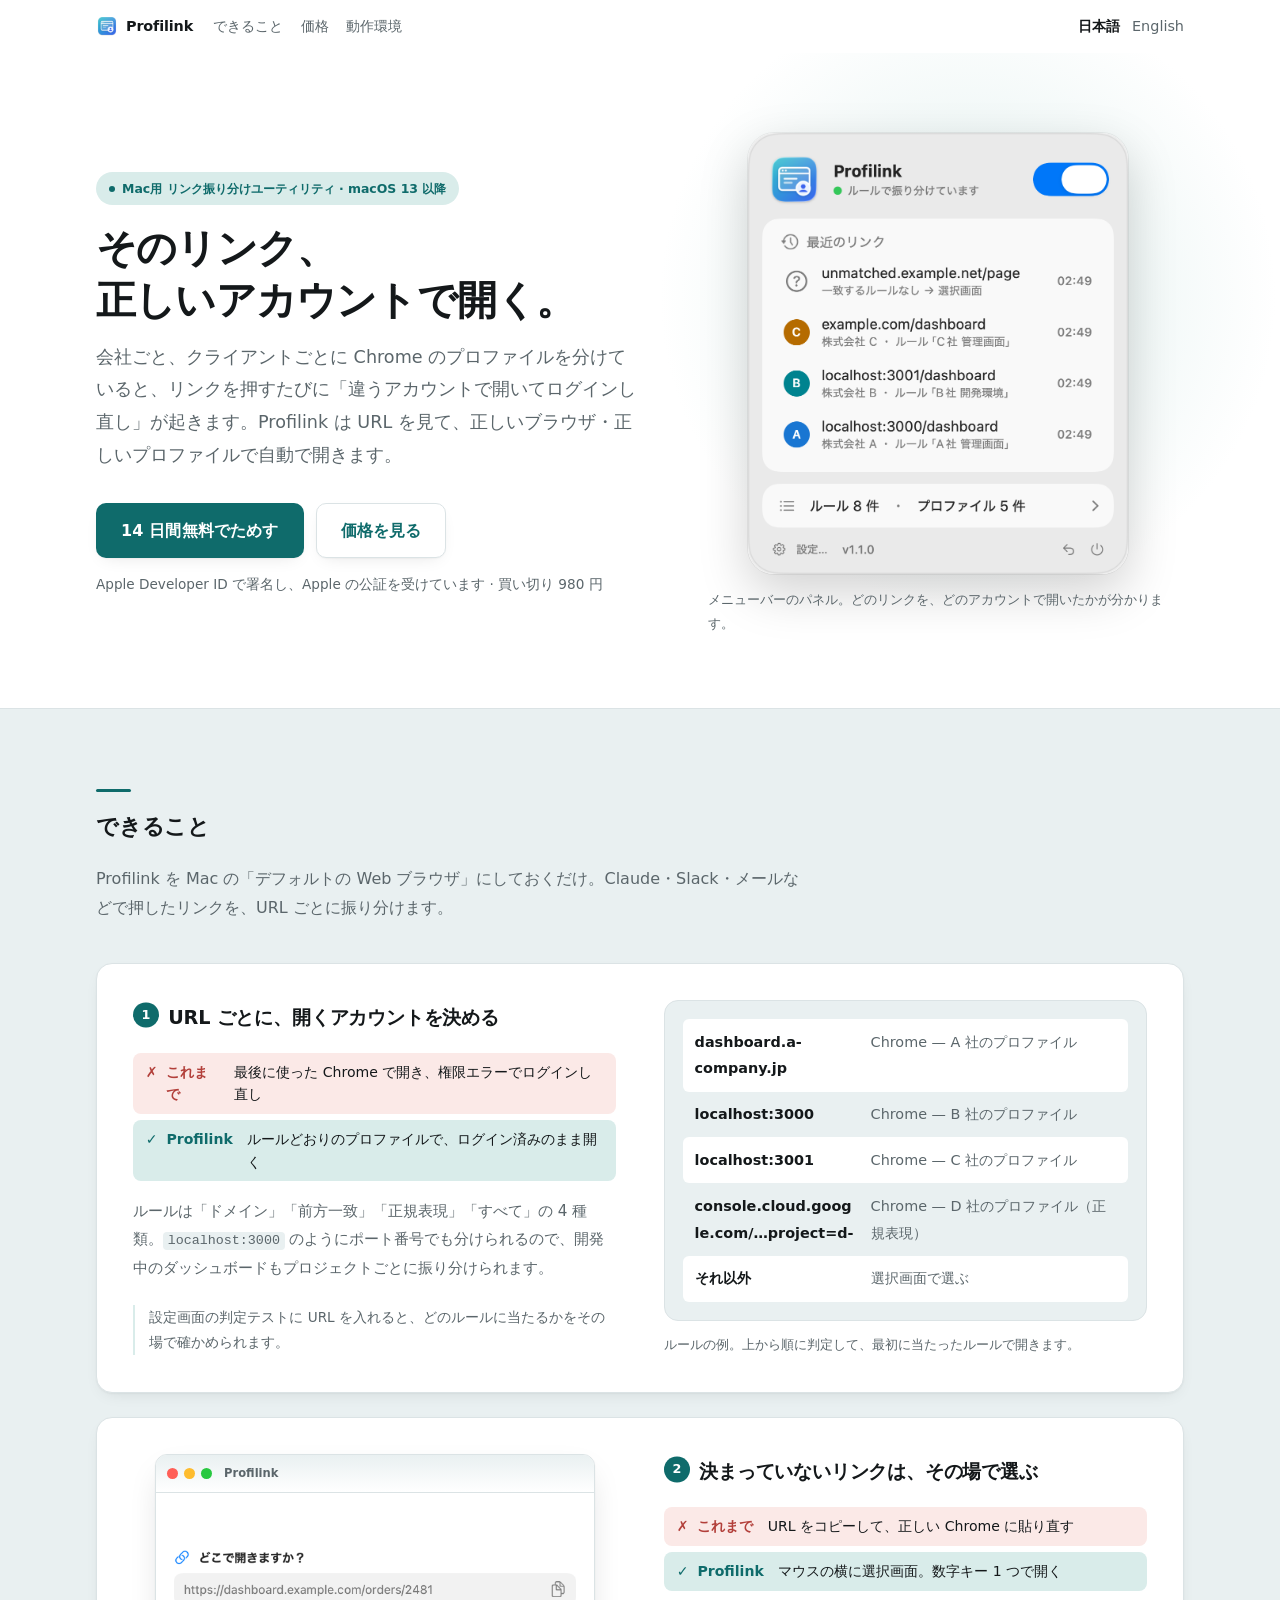
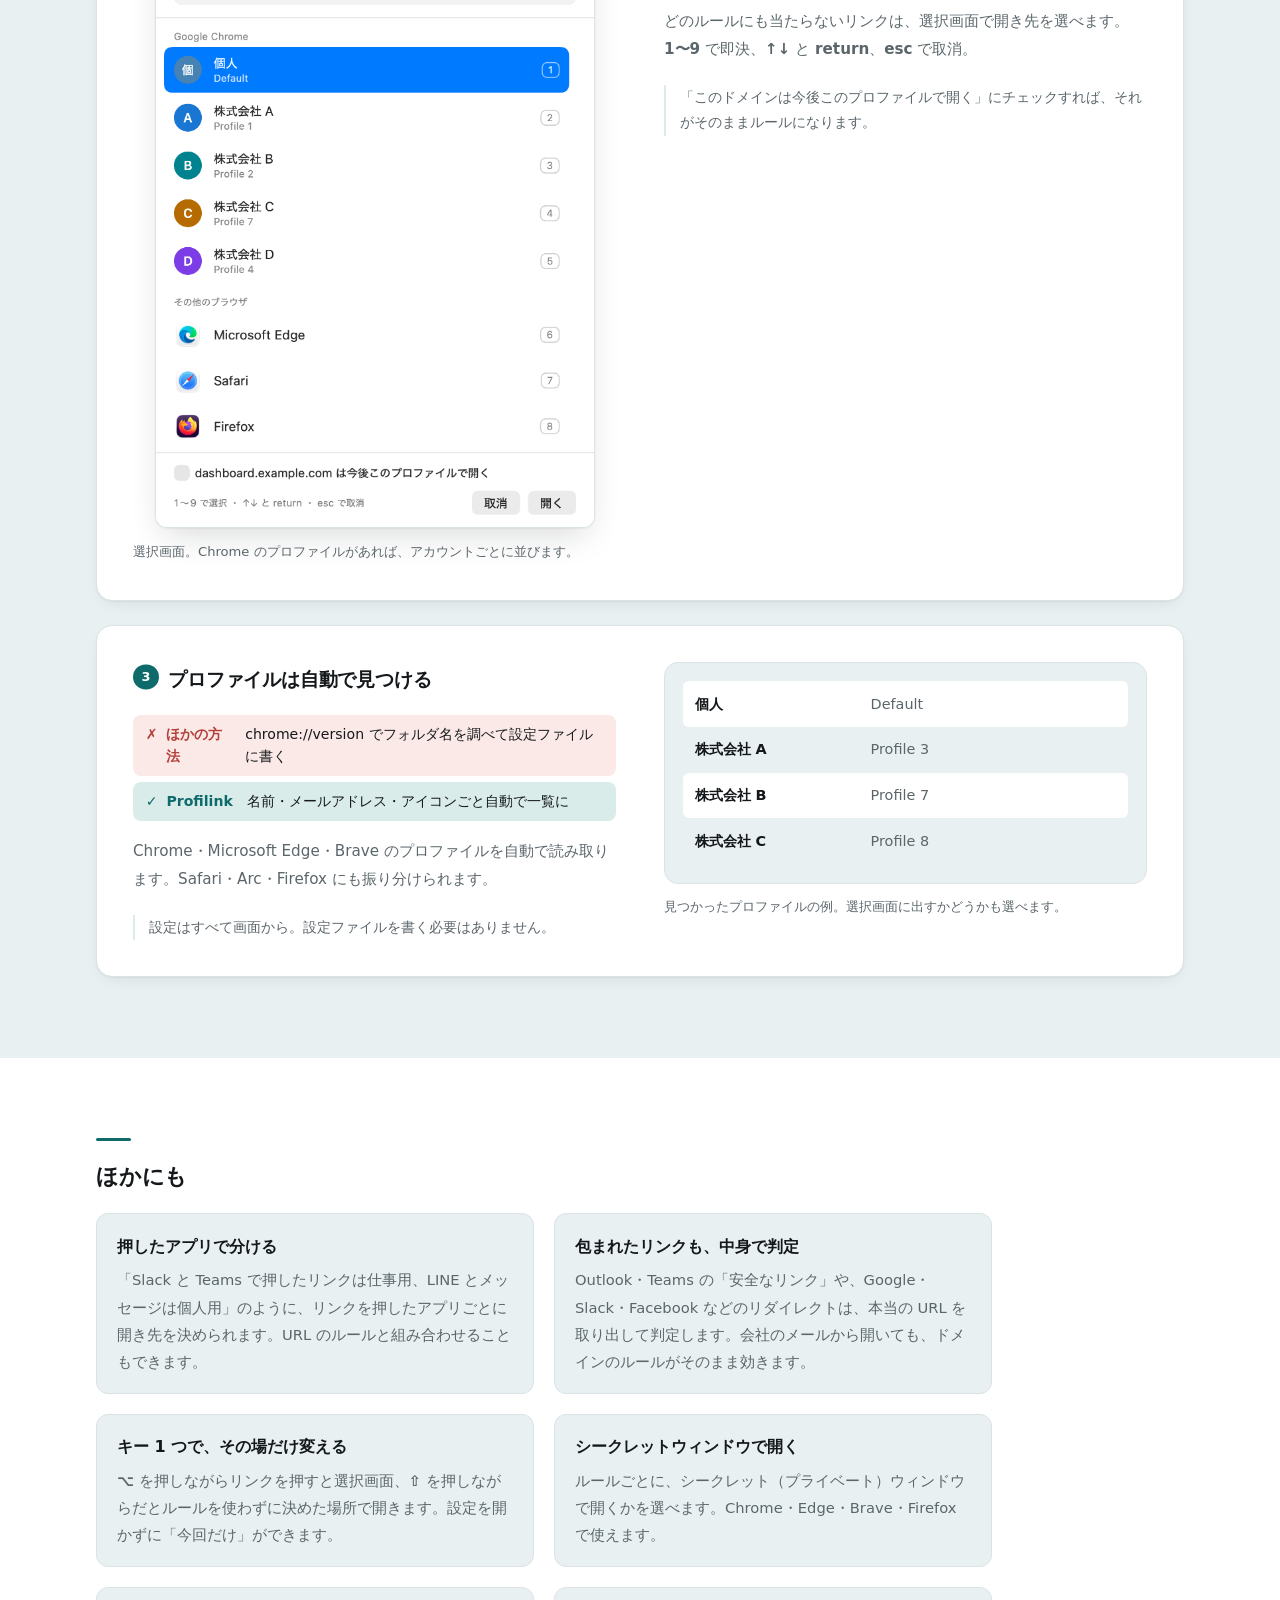
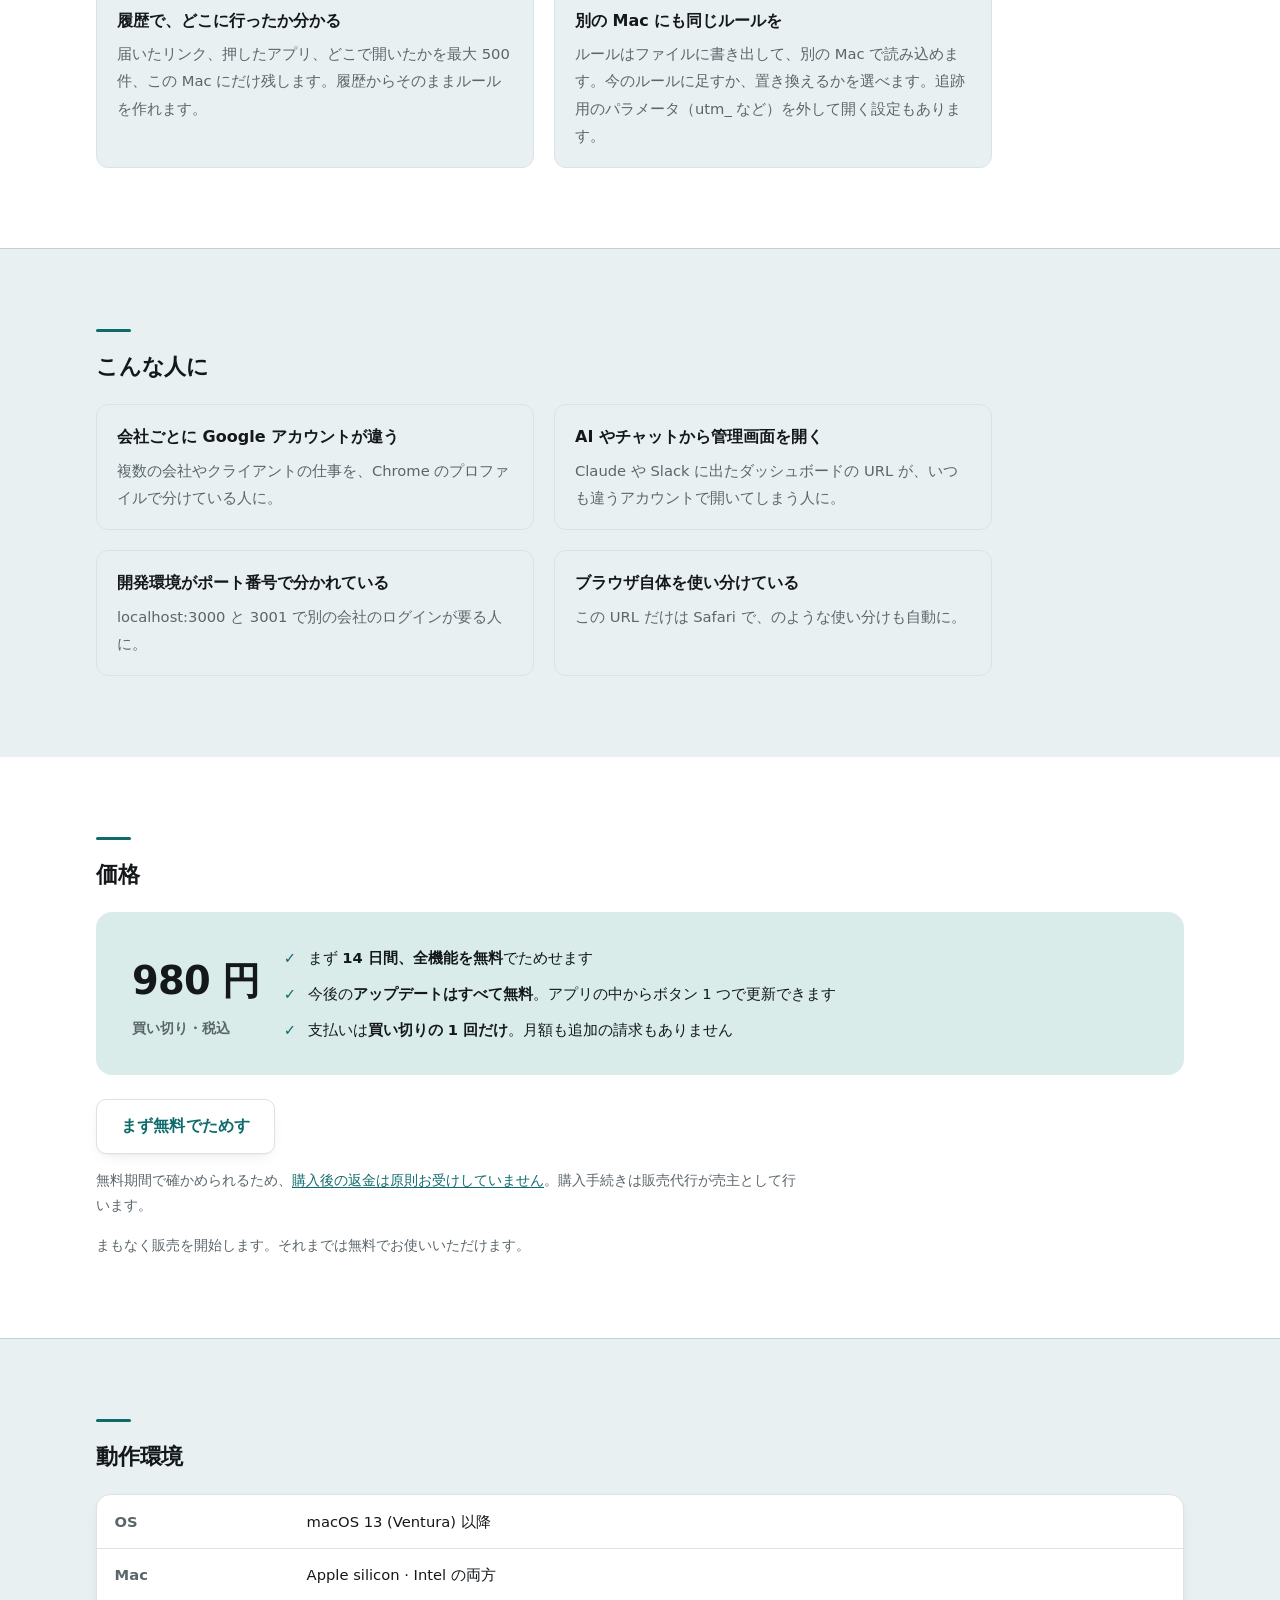
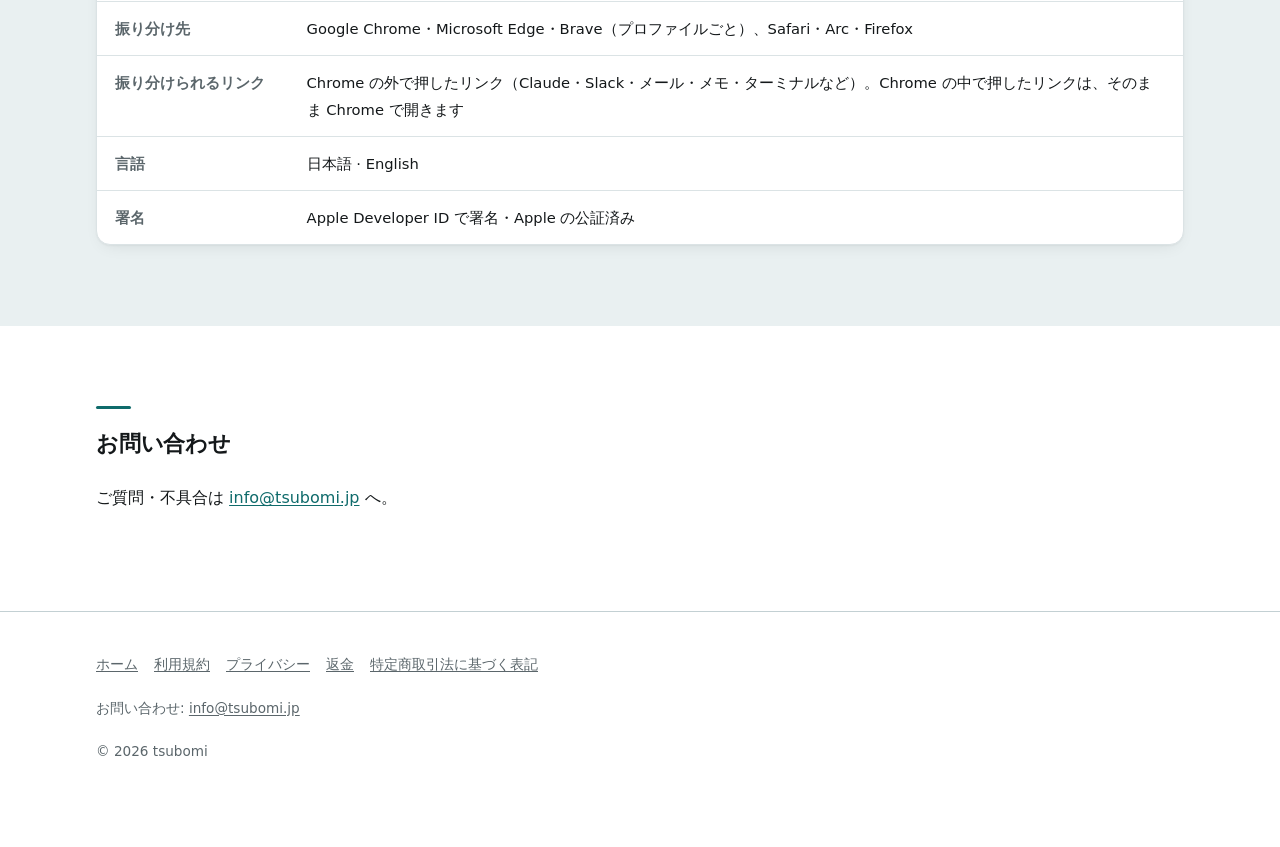
<file: docs/index.html>
<!DOCTYPE html>
<html lang="ja">
<head>
<meta charset="utf-8">
<meta name="viewport" content="width=device-width, initial-scale=1">
<title>Profilink &mdash; Mac用 リンク振り分けユーティリティ</title>
<meta name="description" content="リンクを押すと、URL に合わせて正しいブラウザ・正しいアカウント（Chrome プロファイル）で自動で開く Mac 用のリンク振り分けユーティリティ。会社やクライアントごとにアカウントを使い分ける人のために。">
<meta property="og:type" content="website">
<meta property="og:url" content="https://profilink.tsubomi.jp/">
<meta property="og:title" content="Profilink — Mac用 リンク振り分けユーティリティ">
<meta property="og:description" content="リンクを押すと、URL に合わせて正しいブラウザ・正しいアカウントで自動で開きます。">
<meta property="og:image" content="https://profilink.tsubomi.jp/og-image.png">
<meta property="og:image:width" content="1200">
<meta property="og:image:height" content="630">
<meta property="og:locale" content="ja_JP">
<meta property="og:locale:alternate" content="en_US">
<link rel="alternate" hreflang="en" href="https://profilink.tsubomi.jp/en/">
<meta name="twitter:card" content="summary_large_image">
<link rel="stylesheet" href="style.css">
<link rel="icon" href="appicon.png">
</head>
<body>
<header class="top"><div class="wrap">
  <a class="brand" href="index.html"><img src="appicon.png" alt="" width="22" height="22">Profilink</a>
  <nav class="links"><a href="#features">できること</a><a href="#price">価格</a><a href="#specs">動作環境</a></nav>
  <nav class="langs"><a href="index.html" aria-current="true">日本語</a><a href="en/index.html">English</a></nav>
</div></header>

<div class="hero"><div class="wrap">
  <div>
    <p class="eyebrow"><i></i>Mac用 リンク振り分けユーティリティ &middot; macOS 13 以降</p>
    <h1>そのリンク、<br>正しいアカウントで開く。</h1>
    <p class="tagline">会社ごと、クライアントごとに Chrome のプロファイルを分けていると、リンクを押すたびに「違うアカウントで開いてログインし直し」が起きます。Profilink は URL を見て、正しいブラウザ・正しいプロファイルで自動で開きます。</p>
    <div class="cta">
      <a class="button" href="https://github.com/tsubomi-devs/profilink-releases/releases/latest">14 日間無料でためす</a>
      <a class="button ghost" href="#price">価格を見る</a>
    </div>
    <p class="note">Apple Developer ID で署名し、Apple の公証を受けています &middot; 買い切り 980 円</p>
  </div>
  <figure class="shot-figure">
    <img class="shot menu-panel" src="panel.png" alt="Profilink のメニューバーのパネル。最近開いたリンクと、どのプロファイルで開いたかが並んでいる" width="320" height="371">
    <figcaption>メニューバーのパネル。どのリンクを、どのアカウントで開いたかが分かります。</figcaption>
  </figure>
</div></div>

<section id="features"><div class="wrap">
  <h2>できること</h2>
  <p class="lede">Profilink を Mac の「デフォルトの Web ブラウザ」にしておくだけ。Claude・Slack・メールなどで押したリンクを、URL ごとに振り分けます。</p>

  <div class="showcase reveal">
    <div class="showcase-text">
      <h3><span class="num">1</span>URL ごとに、開くアカウントを決める</h3>
      <div class="ba">
        <div class="before"><b>これまで</b>最後に使った Chrome で開き、権限エラーでログインし直し</div>
        <div class="after"><b>Profilink</b>ルールどおりのプロファイルで、ログイン済みのまま開く</div>
      </div>
      <p>ルールは「ドメイン」「前方一致」「正規表現」「すべて」の 4 種類。<code>localhost:3000</code> のようにポート番号でも分けられるので、開発中のダッシュボードもプロジェクトごとに振り分けられます。</p>
      <p class="step">設定画面の判定テストに URL を入れると、どのルールに当たるかをその場で確かめられます。</p>
    </div>
    <figure class="fig">
      <div class="stage"><div class="gestures">
        <div><b>dashboard.a-company.jp</b><span>Chrome — A 社のプロファイル</span></div>
        <div><b>localhost:3000</b><span>Chrome — B 社のプロファイル</span></div>
        <div><b>localhost:3001</b><span>Chrome — C 社のプロファイル</span></div>
        <div><b>console.cloud.google.com/…project=d-</b><span>Chrome — D 社のプロファイル（正規表現）</span></div>
        <div><b>それ以外</b><span>選択画面で選ぶ</span></div>
      </div></div>
      <figcaption>ルールの例。上から順に判定して、最初に当たったルールで開きます。</figcaption>
    </figure>
  </div>

  <div class="showcase flip reveal">
    <div class="showcase-text">
      <h3><span class="num">2</span>決まっていないリンクは、その場で選ぶ</h3>
      <div class="ba">
        <div class="before"><b>これまで</b>URL をコピーして、正しい Chrome に貼り直す</div>
        <div class="after"><b>Profilink</b>マウスの横に選択画面。数字キー 1 つで開く</div>
      </div>
      <p>どのルールにも当たらないリンクは、選択画面で開き先を選べます。<b>1〜9</b> で即決、<b>↑↓</b> と <b>return</b>、<b>esc</b> で取消。</p>
      <p class="step">「このドメインは今後このプロファイルで開く」にチェックすれば、それがそのままルールになります。</p>
    </div>
    <figure class="fig">
      <div class="macwin app">
        <div class="macwin-bar"><i></i><i></i><i></i><span>Profilink</span></div>
        <img class="shot" src="chooser.png" alt="選択画面。開く URL と、Google Chrome・Microsoft Edge・Safari・Firefox の選択肢が並んでいる" width="440" height="637">
      </div>
      <figcaption>選択画面。Chrome のプロファイルがあれば、アカウントごとに並びます。</figcaption>
    </figure>
  </div>

  <div class="showcase reveal">
    <div class="showcase-text">
      <h3><span class="num">3</span>プロファイルは自動で見つける</h3>
      <div class="ba">
        <div class="before"><b>ほかの方法</b>chrome://version でフォルダ名を調べて設定ファイルに書く</div>
        <div class="after"><b>Profilink</b>名前・メールアドレス・アイコンごと自動で一覧に</div>
      </div>
      <p>Chrome・Microsoft Edge・Brave のプロファイルを自動で読み取ります。Safari・Arc・Firefox にも振り分けられます。</p>
      <p class="step">設定はすべて画面から。設定ファイルを書く必要はありません。</p>
    </div>
    <figure class="fig">
      <div class="stage"><div class="gestures">
        <div><b>個人</b><span>Default</span></div>
        <div><b>株式会社 A</b><span>Profile 3</span></div>
        <div><b>株式会社 B</b><span>Profile 7</span></div>
        <div><b>株式会社 C</b><span>Profile 8</span></div>
      </div></div>
      <figcaption>見つかったプロファイルの例。選択画面に出すかどうかも選べます。</figcaption>
    </figure>
  </div>
</div></section>

<section id="more"><div class="wrap">
  <h2>ほかにも</h2>
  <div class="features">
    <div class="feature reveal">
      <h3>押したアプリで分ける</h3>
      <p>「Slack と Teams で押したリンクは仕事用、LINE とメッセージは個人用」のように、リンクを押したアプリごとに開き先を決められます。URL のルールと組み合わせることもできます。</p>
    </div>
    <div class="feature reveal">
      <h3>包まれたリンクも、中身で判定</h3>
      <p>Outlook・Teams の「安全なリンク」や、Google・Slack・Facebook などのリダイレクトは、本当の URL を取り出して判定します。会社のメールから開いても、ドメインのルールがそのまま効きます。</p>
    </div>
    <div class="feature reveal">
      <h3>キー 1 つで、その場だけ変える</h3>
      <p><b>⌥</b> を押しながらリンクを押すと選択画面、<b>⇧</b> を押しながらだとルールを使わずに決めた場所で開きます。設定を開かずに「今回だけ」ができます。</p>
    </div>
    <div class="feature reveal">
      <h3>シークレットウィンドウで開く</h3>
      <p>ルールごとに、シークレット（プライベート）ウィンドウで開くかを選べます。Chrome・Edge・Brave・Firefox で使えます。</p>
    </div>
    <div class="feature reveal">
      <h3>履歴で、どこに行ったか分かる</h3>
      <p>届いたリンク、押したアプリ、どこで開いたかを最大 500 件、この Mac にだけ残します。履歴からそのままルールを作れます。</p>
    </div>
    <div class="feature reveal">
      <h3>別の Mac にも同じルールを</h3>
      <p>ルールはファイルに書き出して、別の Mac で読み込めます。今のルールに足すか、置き換えるかを選べます。追跡用のパラメータ（utm_ など）を外して開く設定もあります。</p>
    </div>
  </div>
</div></section>

<section><div class="wrap">
  <h2>こんな人に</h2>
  <div class="features">
    <div class="feature reveal">
      <h3>会社ごとに Google アカウントが違う</h3>
      <p>複数の会社やクライアントの仕事を、Chrome のプロファイルで分けている人に。</p>
    </div>
    <div class="feature reveal">
      <h3>AI やチャットから管理画面を開く</h3>
      <p>Claude や Slack に出たダッシュボードの URL が、いつも違うアカウントで開いてしまう人に。</p>
    </div>
    <div class="feature reveal">
      <h3>開発環境がポート番号で分かれている</h3>
      <p>localhost:3000 と 3001 で別の会社のログインが要る人に。</p>
    </div>
    <div class="feature reveal">
      <h3>ブラウザ自体を使い分けている</h3>
      <p>この URL だけは Safari で、のような使い分けも自動に。</p>
    </div>
  </div>
</div></section>

<section id="price"><div class="wrap">
  <h2>価格</h2>
  <div class="price reveal">
    <p class="amount">980 円 <small>買い切り・税込</small></p>
    <ul class="price-list">
      <li>まず <strong>14 日間、全機能を無料</strong>でためせます</li>
      <li>今後の<strong>アップデートはすべて無料</strong>。アプリの中からボタン 1 つで更新できます</li>
      <li>支払いは<strong>買い切りの 1 回だけ</strong>。月額も追加の請求もありません</li>
    </ul>
  </div>
  <div class="cta" style="margin-top:1.5rem">
    <button class="button" data-buy hidden>980 円で購入する</button>
    <a class="button ghost" href="https://github.com/tsubomi-devs/profilink-releases/releases/latest">まず無料でためす</a>
  </div>
  <p class="note">無料期間で確かめられるため、<a href="refund.html">購入後の返金は原則お受けしていません</a>。購入手続きは販売代行が売主として行います。</p>
  <p class="note" data-not-yet>まもなく販売を開始します。それまでは無料でお使いいただけます。</p>
</div></section>

<section id="specs"><div class="wrap">
  <h2>動作環境</h2>
  <div class="scroller reveal"><table>
    <tr><th>OS</th><td>macOS 13 (Ventura) 以降</td></tr>
    <tr><th>Mac</th><td>Apple silicon &middot; Intel の両方</td></tr>
    <tr><th>振り分け先</th><td>Google Chrome・Microsoft Edge・Brave（プロファイルごと）、Safari・Arc・Firefox</td></tr>
    <tr><th>振り分けられるリンク</th><td>Chrome の外で押したリンク（Claude・Slack・メール・メモ・ターミナルなど）。Chrome の中で押したリンクは、そのまま Chrome で開きます</td></tr>
    <tr><th>言語</th><td>日本語 &middot; English</td></tr>
    <tr><th>署名</th><td>Apple Developer ID で署名・Apple の公証済み</td></tr>
  </table></div>
</div></section>

<section><div class="wrap">
  <h2>お問い合わせ</h2>
  <p>ご質問・不具合は <a href="mailto:info@tsubomi.jp">info@tsubomi.jp</a> へ。</p>
</div></section>

<footer><div class="wrap">
  <nav><a href="index.html">ホーム</a><a href="terms.html">利用規約</a><a href="privacy.html">プライバシー</a><a href="refund.html">返金</a><a href="tokushoho.html">特定商取引法に基づく表記</a></nav>
  <p>お問い合わせ: <a href="mailto:info@tsubomi.jp">info@tsubomi.jp</a></p>
  <p>&copy; 2026 tsubomi</p>
</div></footer>
<script src="https://cdn.paddle.com/paddle/v2/paddle.js"></script>
<script src="buy.js"></script>
<script src="motion.js" defer></script>
</body>
</html>
</file>
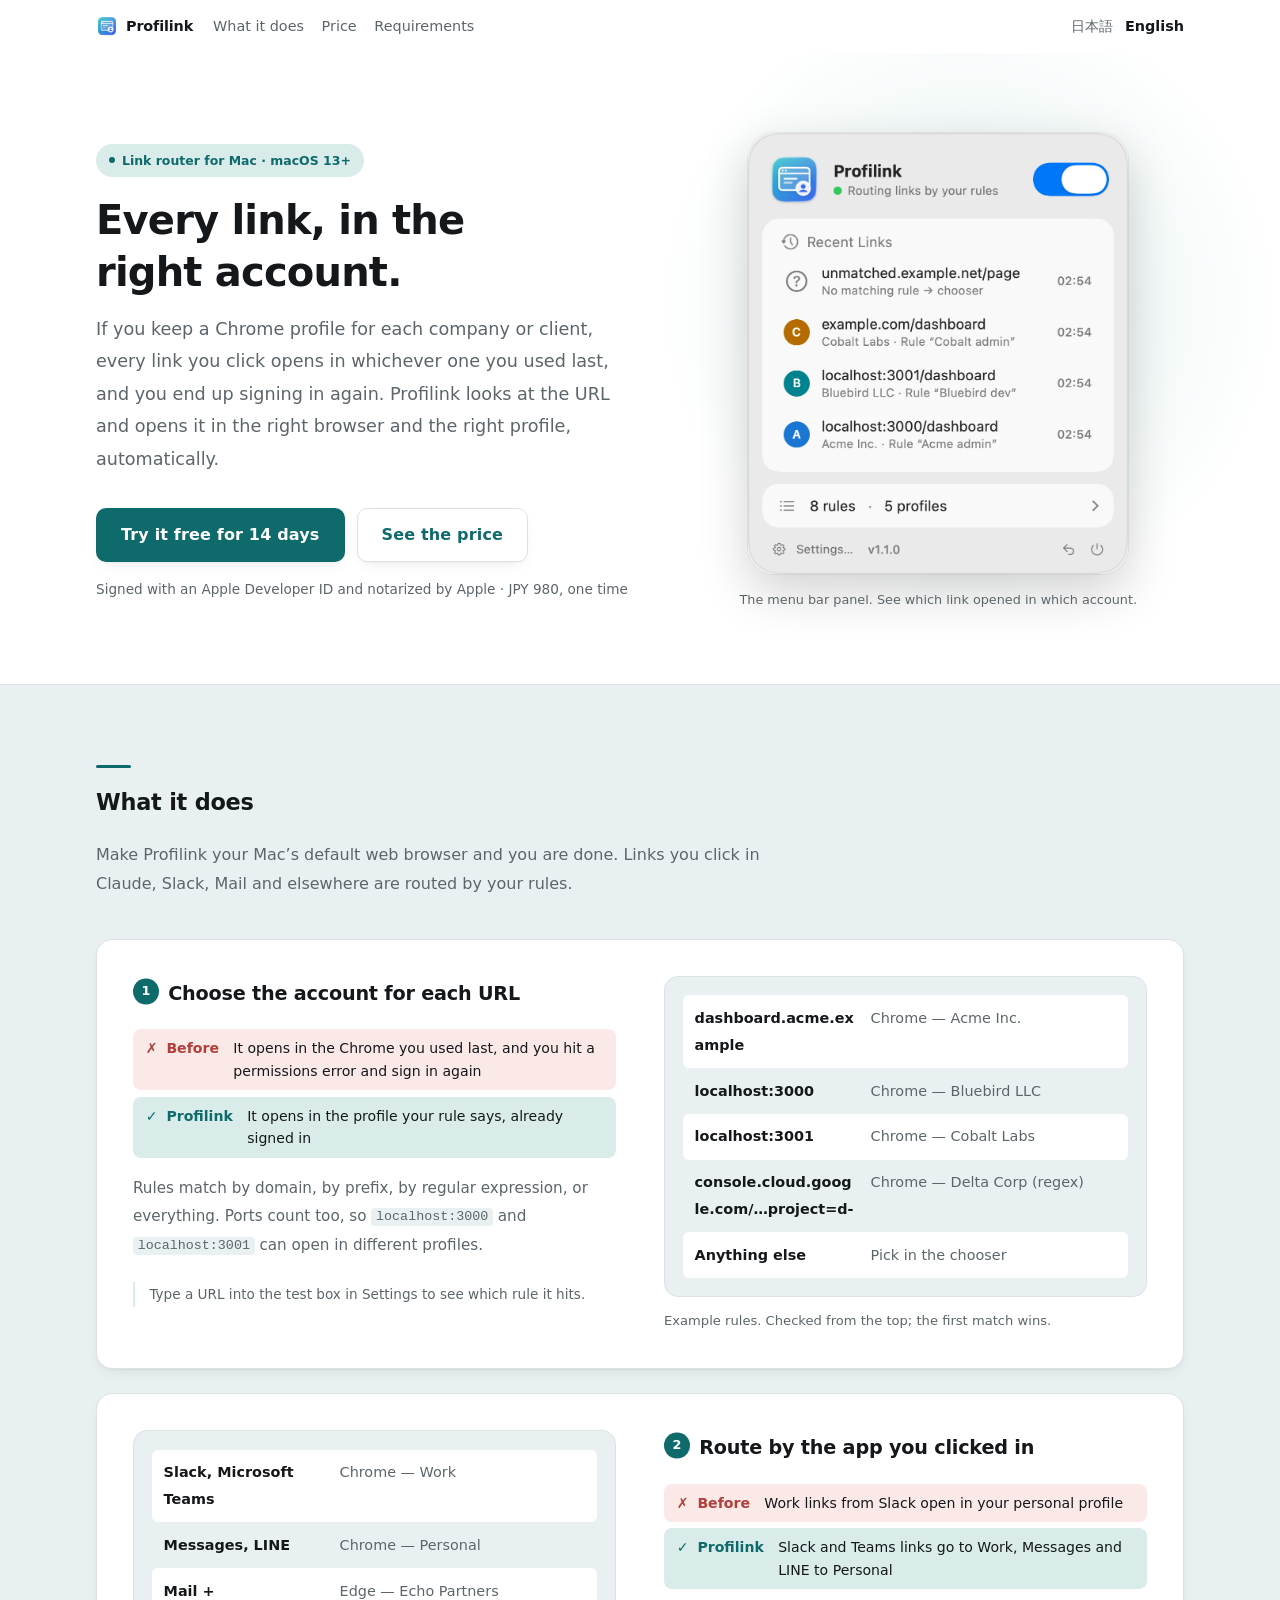
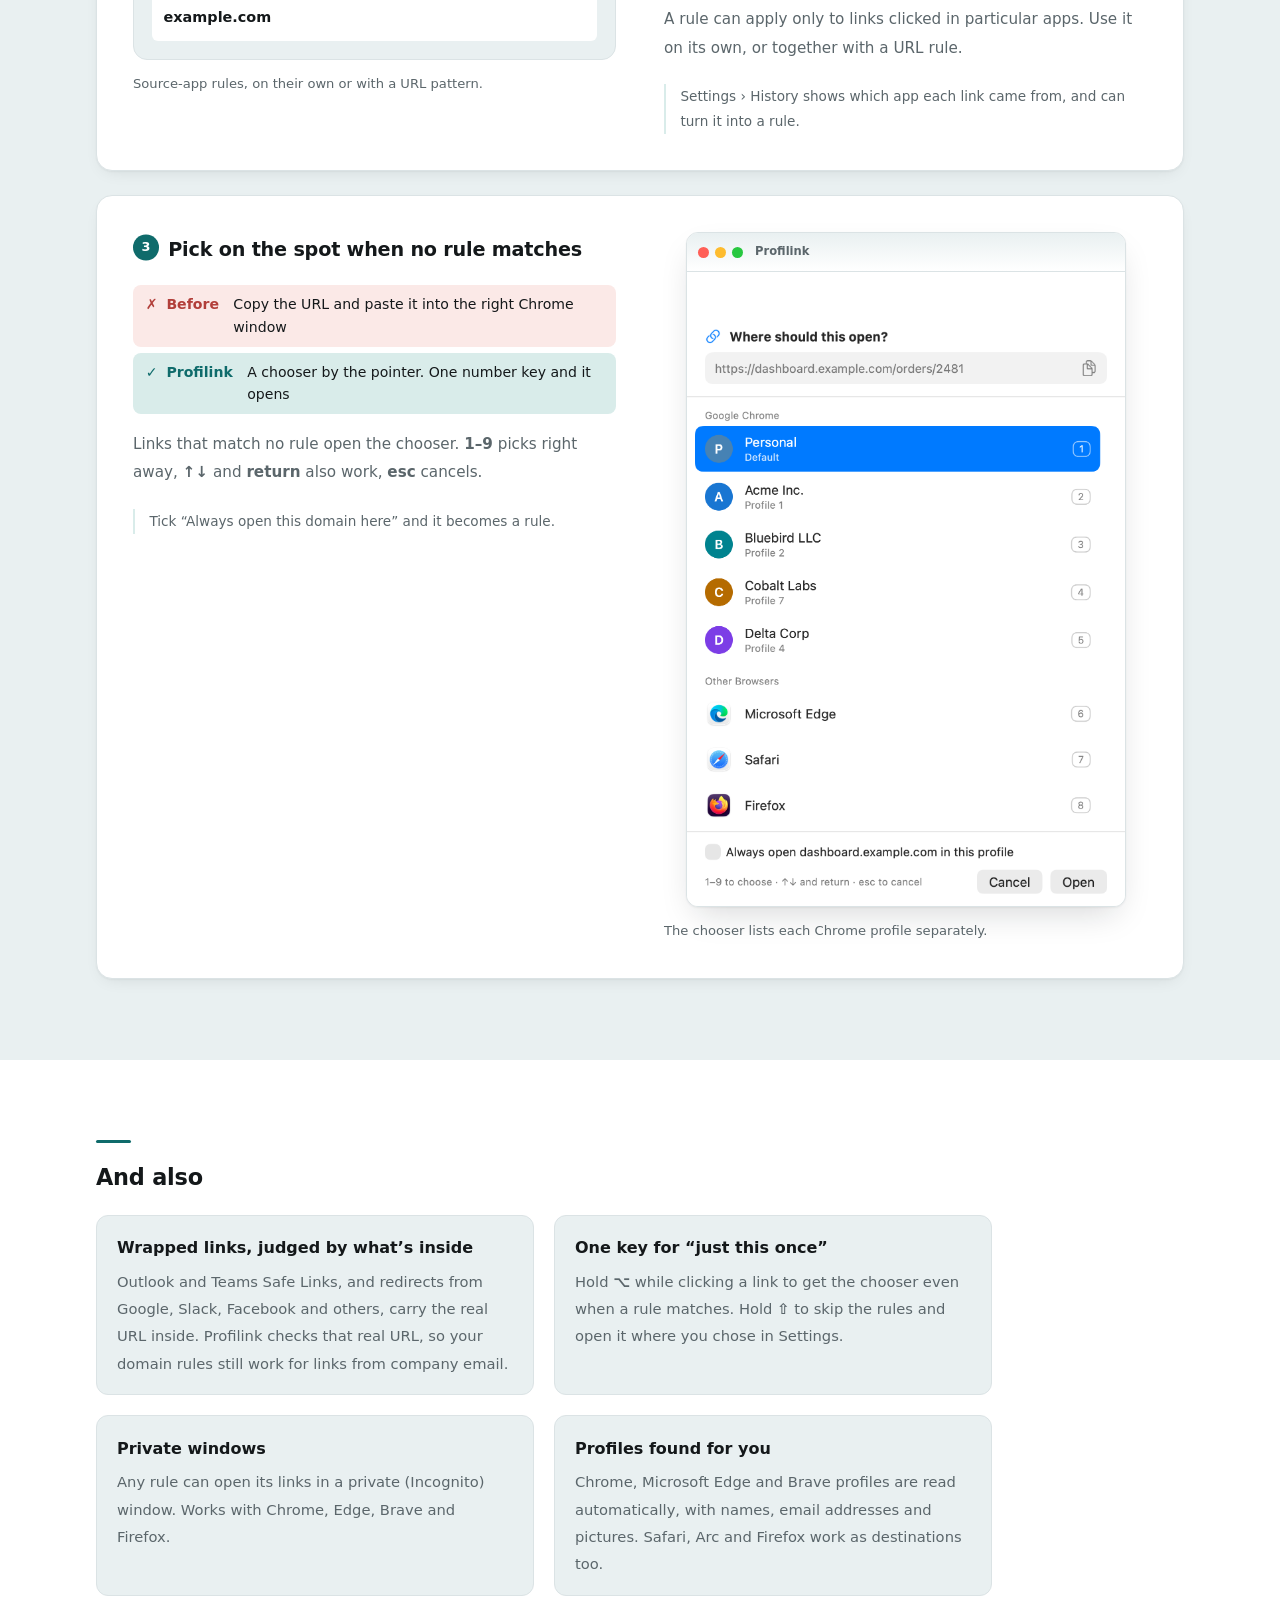
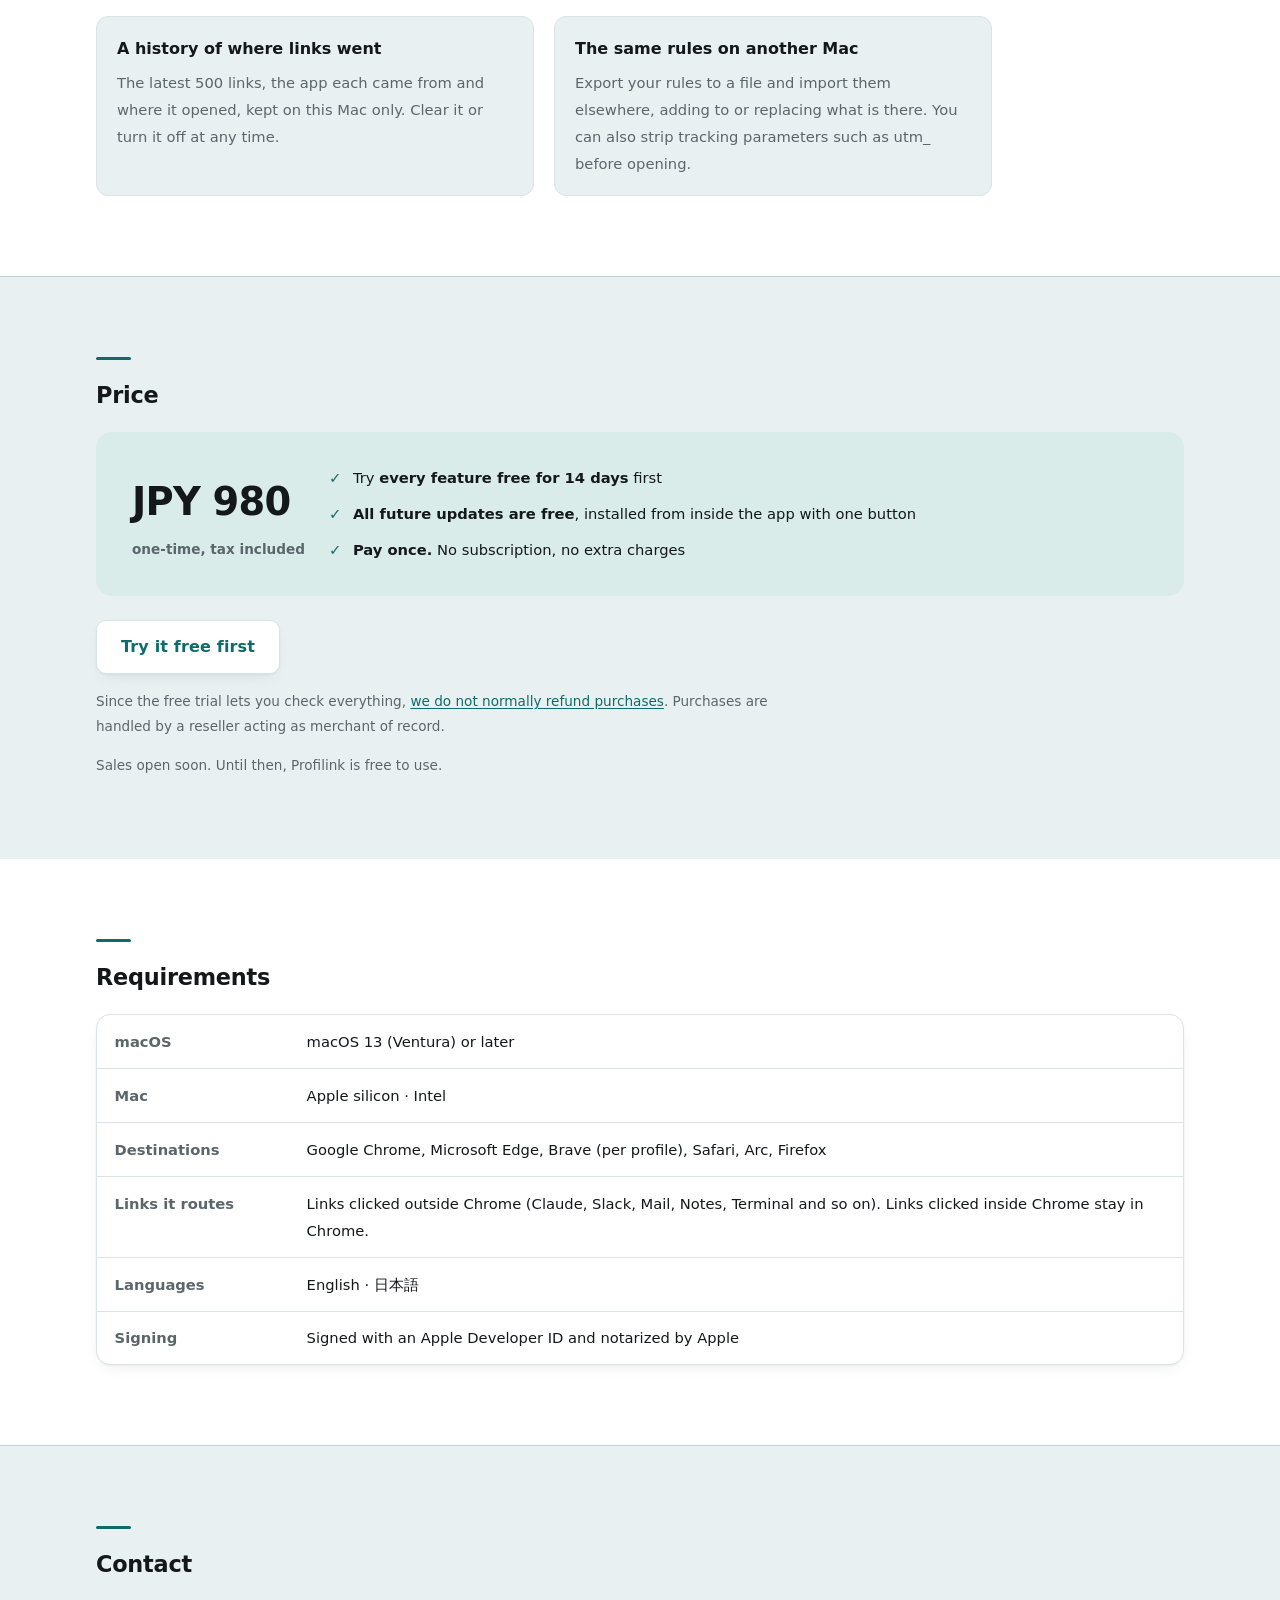
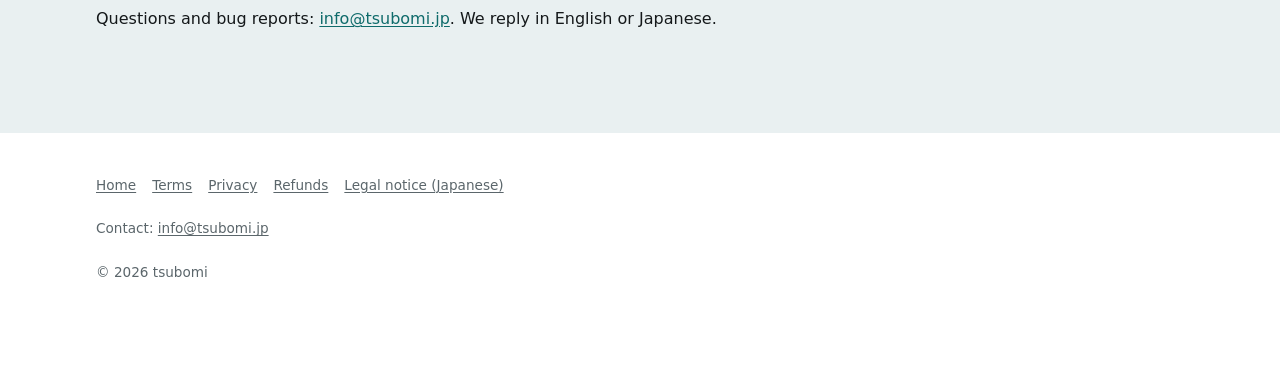
<file: docs/en/index.html>
<!DOCTYPE html>
<html lang="en">
<head>
<meta charset="utf-8">
<meta name="viewport" content="width=device-width, initial-scale=1">
<title>Profilink &mdash; open every link in the right browser profile on your Mac</title>
<meta name="description" content="Profilink opens each link in the right browser and the right Chrome profile, automatically. For anyone who keeps a separate account for each company, client or project.">
<meta property="og:type" content="website">
<meta property="og:url" content="https://profilink.tsubomi.jp/en/">
<meta property="og:title" content="Profilink — open every link in the right profile">
<meta property="og:description" content="Click a link and it opens in the right browser and the right account, automatically.">
<meta property="og:image" content="https://profilink.tsubomi.jp/en/og-image.png">
<meta property="og:image:width" content="1200">
<meta property="og:image:height" content="630">
<meta property="og:locale" content="en_US">
<meta property="og:locale:alternate" content="ja_JP">
<link rel="alternate" hreflang="ja" href="https://profilink.tsubomi.jp/">
<meta name="twitter:card" content="summary_large_image">
<link rel="stylesheet" href="../style.css">
<link rel="icon" href="../appicon.png">
</head>
<body>
<header class="top"><div class="wrap">
  <a class="brand" href="index.html"><img src="../appicon.png" alt="" width="22" height="22">Profilink</a>
  <nav class="links"><a href="#features">What it does</a><a href="#price">Price</a><a href="#specs">Requirements</a></nav>
  <nav class="langs"><a href="../index.html">日本語</a><a href="index.html" aria-current="true">English</a></nav>
</div></header>

<div class="hero"><div class="wrap">
  <div>
    <p class="eyebrow"><i></i>Link router for Mac &middot; macOS 13+</p>
    <h1>Every link, in the right account.</h1>
    <p class="tagline">If you keep a Chrome profile for each company or client, every link you click opens in whichever one you used last, and you end up signing in again. Profilink looks at the URL and opens it in the right browser and the right profile, automatically.</p>
    <div class="cta">
      <a class="button" href="https://github.com/tsubomi-devs/profilink-releases/releases/latest">Try it free for 14 days</a>
      <a class="button ghost" href="#price">See the price</a>
    </div>
    <p class="note">Signed with an Apple Developer ID and notarized by Apple &middot; JPY 980, one time</p>
  </div>
  <figure class="shot-figure">
    <img class="shot menu-panel" src="panel.png" alt="The Profilink menu bar panel, listing recent links and the profile each one opened in" width="320" height="371">
    <figcaption>The menu bar panel. See which link opened in which account.</figcaption>
  </figure>
</div></div>

<section id="features"><div class="wrap">
  <h2>What it does</h2>
  <p class="lede">Make Profilink your Mac’s default web browser and you are done. Links you click in Claude, Slack, Mail and elsewhere are routed by your rules.</p>

  <div class="showcase reveal">
    <div class="showcase-text">
      <h3><span class="num">1</span>Choose the account for each URL</h3>
      <div class="ba">
        <div class="before"><b>Before</b>It opens in the Chrome you used last, and you hit a permissions error and sign in again</div>
        <div class="after"><b>Profilink</b>It opens in the profile your rule says, already signed in</div>
      </div>
      <p>Rules match by domain, by prefix, by regular expression, or everything. Ports count too, so <code>localhost:3000</code> and <code>localhost:3001</code> can open in different profiles.</p>
      <p class="step">Type a URL into the test box in Settings to see which rule it hits.</p>
    </div>
    <figure class="fig">
      <div class="stage"><div class="gestures">
        <div><b>dashboard.acme.example</b><span>Chrome — Acme Inc.</span></div>
        <div><b>localhost:3000</b><span>Chrome — Bluebird LLC</span></div>
        <div><b>localhost:3001</b><span>Chrome — Cobalt Labs</span></div>
        <div><b>console.cloud.google.com/…project=d-</b><span>Chrome — Delta Corp (regex)</span></div>
        <div><b>Anything else</b><span>Pick in the chooser</span></div>
      </div></div>
      <figcaption>Example rules. Checked from the top; the first match wins.</figcaption>
    </figure>
  </div>

  <div class="showcase flip reveal">
    <div class="showcase-text">
      <h3><span class="num">2</span>Route by the app you clicked in</h3>
      <div class="ba">
        <div class="before"><b>Before</b>Work links from Slack open in your personal profile</div>
        <div class="after"><b>Profilink</b>Slack and Teams links go to Work, Messages and LINE to Personal</div>
      </div>
      <p>A rule can apply only to links clicked in particular apps. Use it on its own, or together with a URL rule.</p>
      <p class="step">Settings › History shows which app each link came from, and can turn it into a rule.</p>
    </div>
    <figure class="fig">
      <div class="stage"><div class="gestures">
        <div><b>Slack, Microsoft Teams</b><span>Chrome — Work</span></div>
        <div><b>Messages, LINE</b><span>Chrome — Personal</span></div>
        <div><b>Mail + example.com</b><span>Edge — Echo Partners</span></div>
      </div></div>
      <figcaption>Source-app rules, on their own or with a URL pattern.</figcaption>
    </figure>
  </div>

  <div class="showcase reveal">
    <div class="showcase-text">
      <h3><span class="num">3</span>Pick on the spot when no rule matches</h3>
      <div class="ba">
        <div class="before"><b>Before</b>Copy the URL and paste it into the right Chrome window</div>
        <div class="after"><b>Profilink</b>A chooser by the pointer. One number key and it opens</div>
      </div>
      <p>Links that match no rule open the chooser. <b>1–9</b> picks right away, <b>↑↓</b> and <b>return</b> also work, <b>esc</b> cancels.</p>
      <p class="step">Tick “Always open this domain here” and it becomes a rule.</p>
    </div>
    <figure class="fig">
      <div class="macwin app">
        <div class="macwin-bar"><i></i><i></i><i></i><span>Profilink</span></div>
        <img class="shot" src="chooser.png" alt="The chooser: the URL to open, with Chrome profiles, Microsoft Edge, Safari and Firefox listed" width="440" height="637">
      </div>
      <figcaption>The chooser lists each Chrome profile separately.</figcaption>
    </figure>
  </div>
</div></section>

<section id="more"><div class="wrap">
  <h2>And also</h2>
  <div class="features">
    <div class="feature reveal">
      <h3>Wrapped links, judged by what’s inside</h3>
      <p>Outlook and Teams Safe Links, and redirects from Google, Slack, Facebook and others, carry the real URL inside. Profilink checks that real URL, so your domain rules still work for links from company email.</p>
    </div>
    <div class="feature reveal">
      <h3>One key for “just this once”</h3>
      <p>Hold <b>⌥</b> while clicking a link to get the chooser even when a rule matches. Hold <b>⇧</b> to skip the rules and open it where you chose in Settings.</p>
    </div>
    <div class="feature reveal">
      <h3>Private windows</h3>
      <p>Any rule can open its links in a private (Incognito) window. Works with Chrome, Edge, Brave and Firefox.</p>
    </div>
    <div class="feature reveal">
      <h3>Profiles found for you</h3>
      <p>Chrome, Microsoft Edge and Brave profiles are read automatically, with names, email addresses and pictures. Safari, Arc and Firefox work as destinations too.</p>
    </div>
    <div class="feature reveal">
      <h3>A history of where links went</h3>
      <p>The latest 500 links, the app each came from and where it opened, kept on this Mac only. Clear it or turn it off at any time.</p>
    </div>
    <div class="feature reveal">
      <h3>The same rules on another Mac</h3>
      <p>Export your rules to a file and import them elsewhere, adding to or replacing what is there. You can also strip tracking parameters such as utm_ before opening.</p>
    </div>
  </div>
</div></section>

<section id="price"><div class="wrap">
  <h2>Price</h2>
  <div class="price reveal">
    <p class="amount">JPY 980 <small>one-time, tax included</small></p>
    <ul class="price-list">
      <li>Try <strong>every feature free for 14 days</strong> first</li>
      <li><strong>All future updates are free</strong>, installed from inside the app with one button</li>
      <li><strong>Pay once.</strong> No subscription, no extra charges</li>
    </ul>
  </div>
  <div class="cta" style="margin-top:1.5rem">
    <button class="button" data-buy hidden>Buy for JPY 980</button>
    <a class="button ghost" href="https://github.com/tsubomi-devs/profilink-releases/releases/latest">Try it free first</a>
  </div>
  <p class="note">Since the free trial lets you check everything, <a href="refund.html">we do not normally refund purchases</a>. Purchases are handled by a reseller acting as merchant of record.</p>
  <p class="note" data-not-yet>Sales open soon. Until then, Profilink is free to use.</p>
</div></section>

<section id="specs"><div class="wrap">
  <h2>Requirements</h2>
  <div class="scroller reveal"><table>
    <tr><th>macOS</th><td>macOS 13 (Ventura) or later</td></tr>
    <tr><th>Mac</th><td>Apple silicon &middot; Intel</td></tr>
    <tr><th>Destinations</th><td>Google Chrome, Microsoft Edge, Brave (per profile), Safari, Arc, Firefox</td></tr>
    <tr><th>Links it routes</th><td>Links clicked outside Chrome (Claude, Slack, Mail, Notes, Terminal and so on). Links clicked inside Chrome stay in Chrome.</td></tr>
    <tr><th>Languages</th><td>English &middot; 日本語</td></tr>
    <tr><th>Signing</th><td>Signed with an Apple Developer ID and notarized by Apple</td></tr>
  </table></div>
</div></section>

<section><div class="wrap">
  <h2>Contact</h2>
  <p>Questions and bug reports: <a href="mailto:info@tsubomi.jp">info@tsubomi.jp</a>. We reply in English or Japanese.</p>
</div></section>

<footer><div class="wrap">
  <nav><a href="index.html">Home</a><a href="terms.html">Terms</a><a href="privacy.html">Privacy</a><a href="refund.html">Refunds</a><a href="../tokushoho.html">Legal notice (Japanese)</a></nav>
  <p>Contact: <a href="mailto:info@tsubomi.jp">info@tsubomi.jp</a></p>
  <p>&copy; 2026 tsubomi</p>
</div></footer>
<script src="https://cdn.paddle.com/paddle/v2/paddle.js"></script>
<script src="../buy.js"></script>
<script src="../motion.js" defer></script>
</body>
</html>
</file>
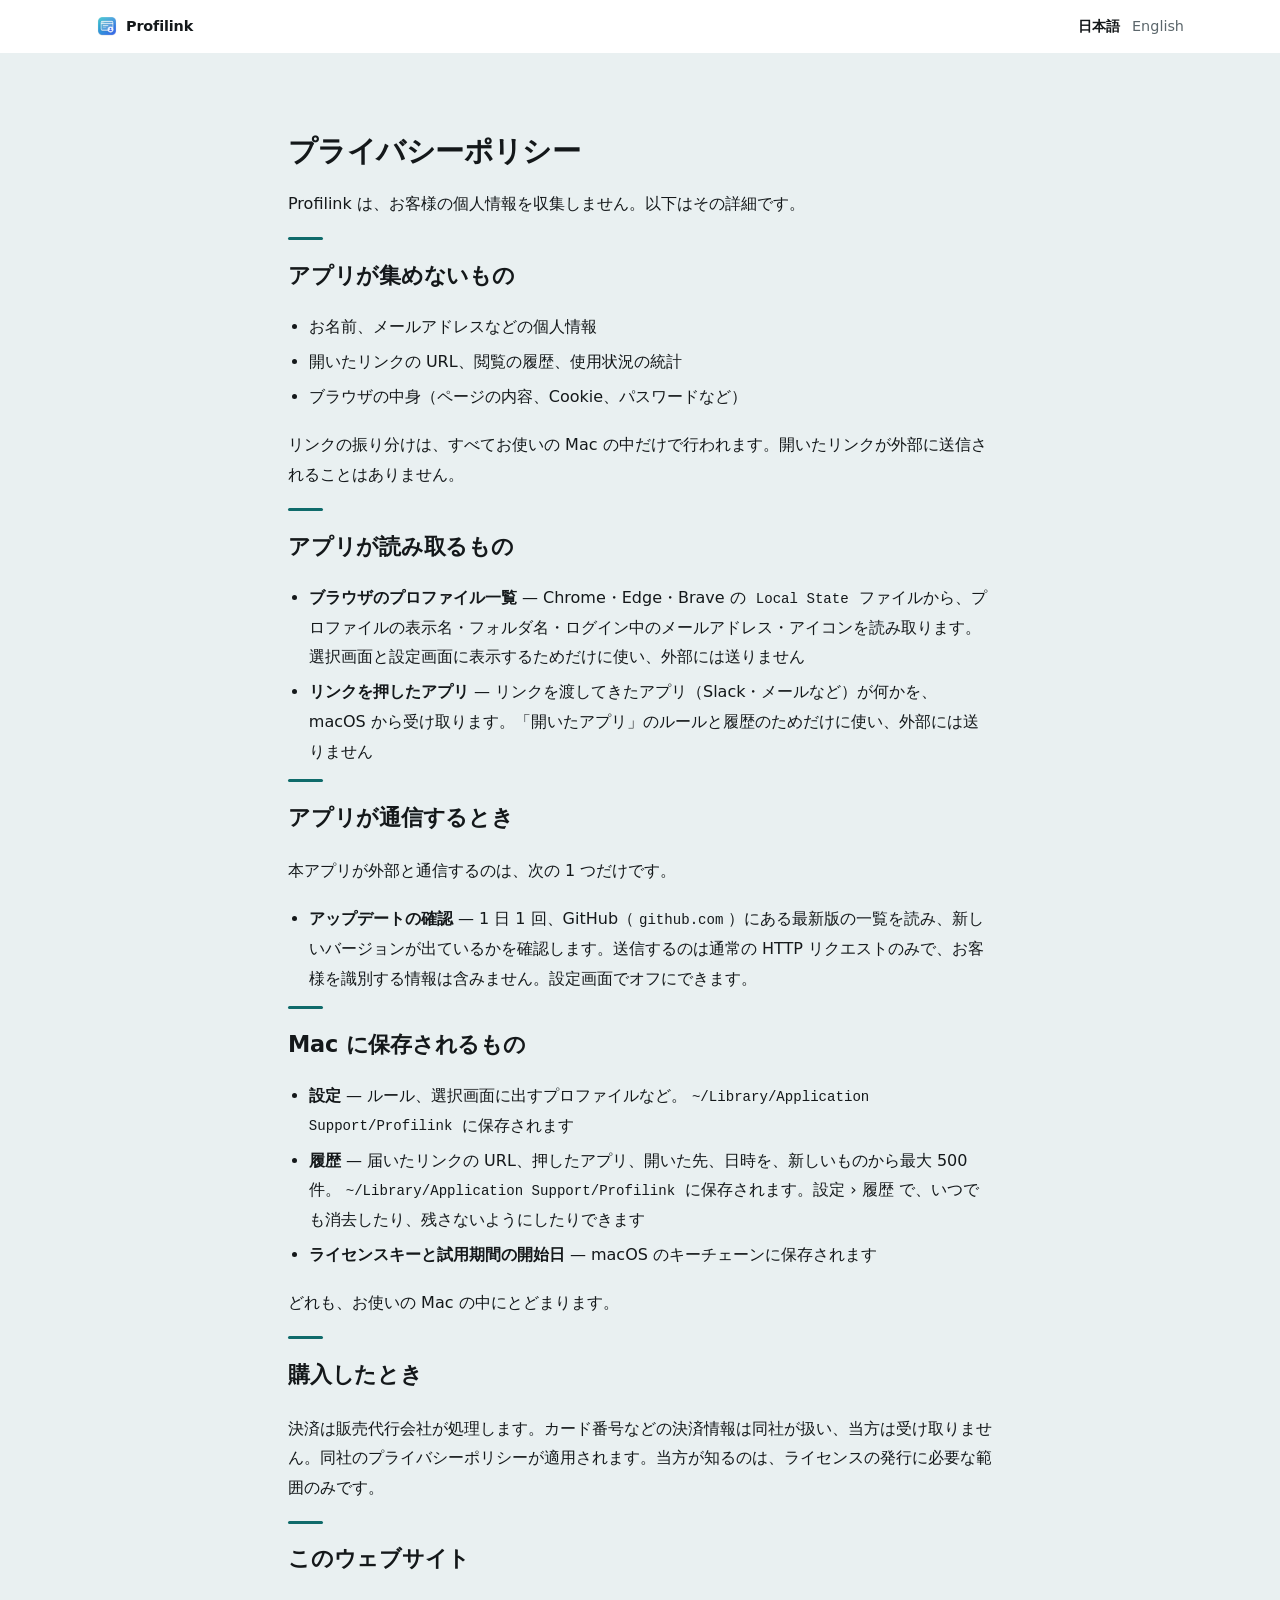
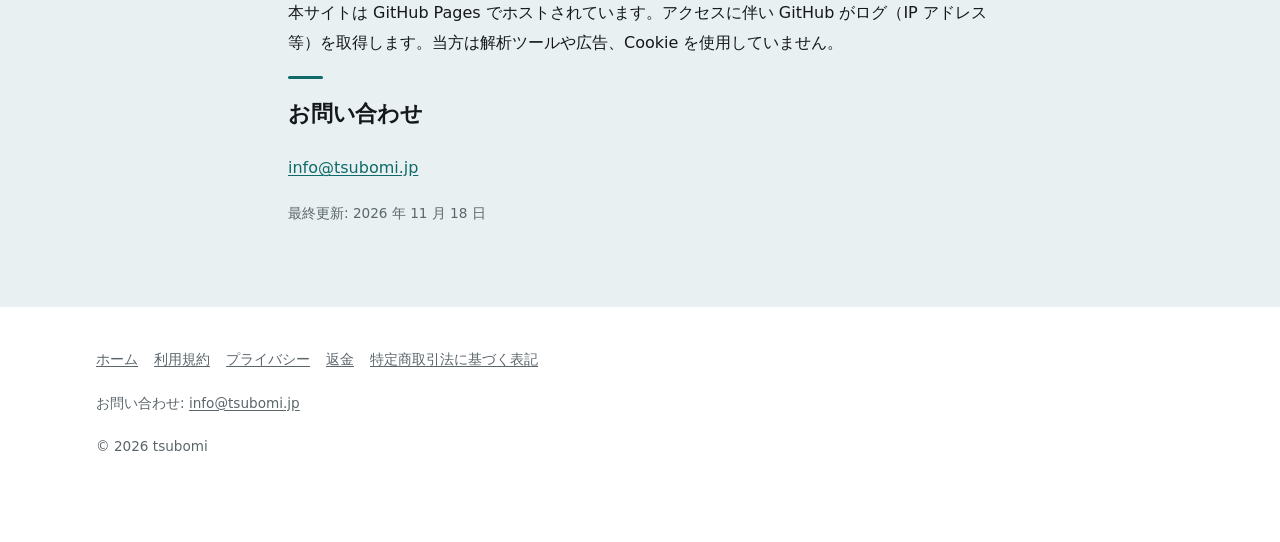
<file: docs/privacy.html>
<!DOCTYPE html>
<html lang="ja">
<head>
<meta charset="utf-8">
<meta name="viewport" content="width=device-width, initial-scale=1">
<title>プライバシーポリシー &mdash; Profilink</title>
<link rel="stylesheet" href="style.css">
</head>
<body>
<header class="top"><div class="wrap">
  <a class="brand" href="index.html"><img src="appicon.png" alt="" width="22" height="22">Profilink</a>
  <nav class="langs"><a href="privacy.html" aria-current="true">日本語</a><a href="en/privacy.html">English</a></nav>
</div></header>
<section><div class="wrap"><article><h1 style="font-size:1.8rem">プライバシーポリシー</h1>
<p>Profilink は、お客様の個人情報を収集しません。以下はその詳細です。</p>
<h2>アプリが集めないもの</h2>
<ul>
  <li>お名前、メールアドレスなどの個人情報</li>
  <li>開いたリンクの URL、閲覧の履歴、使用状況の統計</li>
  <li>ブラウザの中身（ページの内容、Cookie、パスワードなど）</li>
</ul>
<p>リンクの振り分けは、すべてお使いの Mac の中だけで行われます。開いたリンクが外部に送信されることはありません。</p>
<h2>アプリが読み取るもの</h2>
<ul>
  <li><strong>ブラウザのプロファイル一覧</strong> — Chrome・Edge・Brave の <code>Local State</code> ファイルから、プロファイルの表示名・フォルダ名・ログイン中のメールアドレス・アイコンを読み取ります。選択画面と設定画面に表示するためだけに使い、外部には送りません</li>
  <li><strong>リンクを押したアプリ</strong> — リンクを渡してきたアプリ（Slack・メールなど）が何かを、macOS から受け取ります。「開いたアプリ」のルールと履歴のためだけに使い、外部には送りません</li>
</ul>
<h2>アプリが通信するとき</h2>
<p>本アプリが外部と通信するのは、次の 1 つだけです。</p>
<ul>
  <li><strong>アップデートの確認</strong> — 1 日 1 回、GitHub（<code>github.com</code>）にある最新版の一覧を読み、新しいバージョンが出ているかを確認します。送信するのは通常の HTTP リクエストのみで、お客様を識別する情報は含みません。設定画面でオフにできます。</li>
</ul>
<h2>Mac に保存されるもの</h2>
<ul>
  <li><strong>設定</strong> — ルール、選択画面に出すプロファイルなど。<code>~/Library/Application Support/Profilink</code> に保存されます</li>
  <li><strong>履歴</strong> — 届いたリンクの URL、押したアプリ、開いた先、日時を、新しいものから最大 500 件。<code>~/Library/Application Support/Profilink</code> に保存されます。設定 › 履歴 で、いつでも消去したり、残さないようにしたりできます</li>
  <li><strong>ライセンスキーと試用期間の開始日</strong> — macOS のキーチェーンに保存されます</li>
</ul>
<p>どれも、お使いの Mac の中にとどまります。</p>
<h2>購入したとき</h2>
<p>決済は販売代行会社が処理します。カード番号などの決済情報は同社が扱い、当方は受け取りません。同社のプライバシーポリシーが適用されます。当方が知るのは、ライセンスの発行に必要な範囲のみです。</p>

<h2>このウェブサイト</h2>
<p>本サイトは GitHub Pages でホストされています。アクセスに伴い GitHub がログ（IP アドレス等）を取得します。当方は解析ツールや広告、Cookie を使用していません。</p>

<h2>お問い合わせ</h2>
<p><a href="mailto:info@tsubomi.jp">info@tsubomi.jp</a></p>

<p class="note">最終更新: 2026 年 11 月 18 日</p>
</article></div></section>
<footer><div class="wrap">
  <nav><a href="index.html">ホーム</a><a href="terms.html">利用規約</a><a href="privacy.html">プライバシー</a><a href="refund.html">返金</a><a href="tokushoho.html">特定商取引法に基づく表記</a></nav>
  <p>お問い合わせ: <a href="mailto:info@tsubomi.jp">info@tsubomi.jp</a></p>
  <p>&copy; 2026 tsubomi</p>
</div></footer>
</body>
</html>
</file>
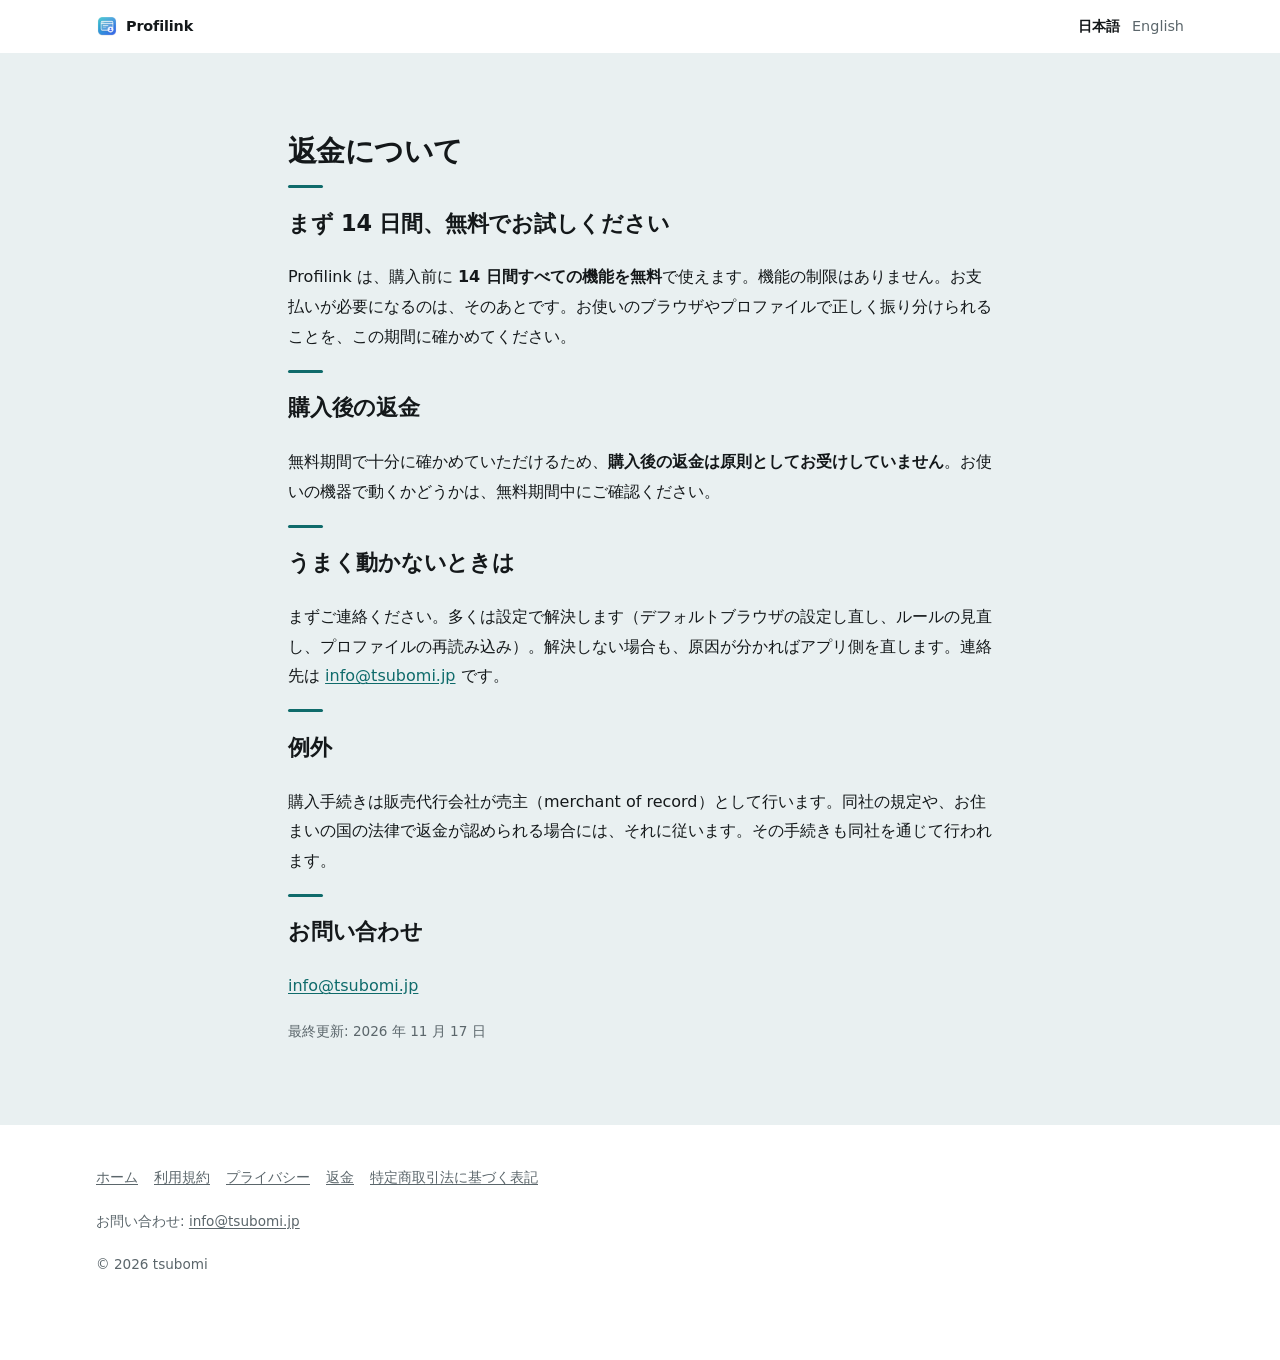
<file: docs/refund.html>
<!DOCTYPE html>
<html lang="ja">
<head>
<meta charset="utf-8">
<meta name="viewport" content="width=device-width, initial-scale=1">
<title>返金について &mdash; Profilink</title>
<link rel="stylesheet" href="style.css">
</head>
<body>
<header class="top"><div class="wrap">
  <a class="brand" href="index.html"><img src="appicon.png" alt="" width="22" height="22">Profilink</a>
  <nav class="langs"><a href="refund.html" aria-current="true">日本語</a><a href="en/refund.html">English</a></nav>
</div></header>
<section><div class="wrap"><article><h1 style="font-size:1.8rem">返金について</h1>
<h2>まず 14 日間、無料でお試しください</h2>
<p>Profilink は、購入前に <strong>14 日間すべての機能を無料</strong>で使えます。機能の制限はありません。お支払いが必要になるのは、そのあとです。お使いのブラウザやプロファイルで正しく振り分けられることを、この期間に確かめてください。</p>

<h2>購入後の返金</h2>
<p>無料期間で十分に確かめていただけるため、<strong>購入後の返金は原則としてお受けしていません</strong>。お使いの機器で動くかどうかは、無料期間中にご確認ください。</p>

<h2>うまく動かないときは</h2>
<p>まずご連絡ください。多くは設定で解決します（デフォルトブラウザの設定し直し、ルールの見直し、プロファイルの再読み込み）。解決しない場合も、原因が分かればアプリ側を直します。連絡先は <a href="mailto:info@tsubomi.jp">info@tsubomi.jp</a> です。</p>

<h2>例外</h2>
<p>購入手続きは販売代行会社が売主（merchant of record）として行います。同社の規定や、お住まいの国の法律で返金が認められる場合には、それに従います。その手続きも同社を通じて行われます。</p>

<h2>お問い合わせ</h2>
<p><a href="mailto:info@tsubomi.jp">info@tsubomi.jp</a></p>

<p class="note">最終更新: 2026 年 11 月 17 日</p>
</article></div></section>
<footer><div class="wrap">
  <nav><a href="index.html">ホーム</a><a href="terms.html">利用規約</a><a href="privacy.html">プライバシー</a><a href="refund.html">返金</a><a href="tokushoho.html">特定商取引法に基づく表記</a></nav>
  <p>お問い合わせ: <a href="mailto:info@tsubomi.jp">info@tsubomi.jp</a></p>
  <p>&copy; 2026 tsubomi</p>
</div></footer>
</body>
</html>
</file>
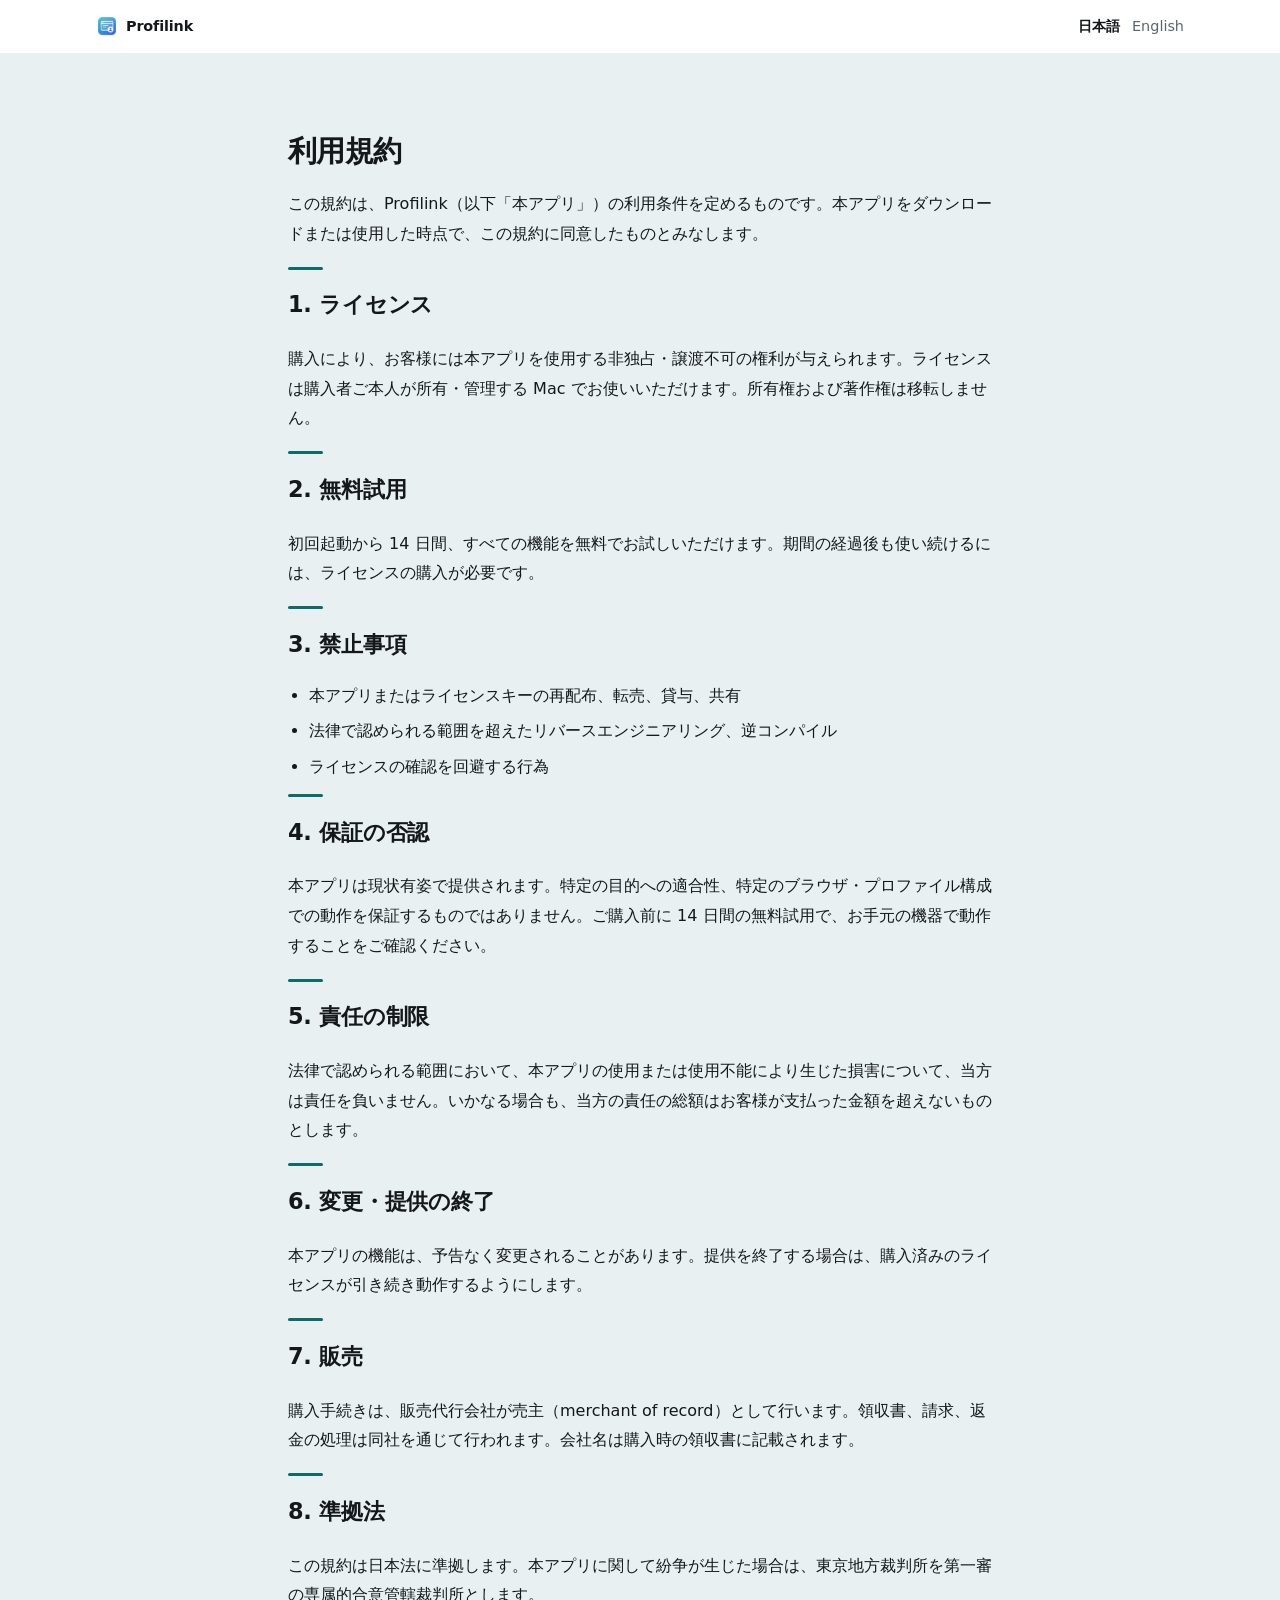
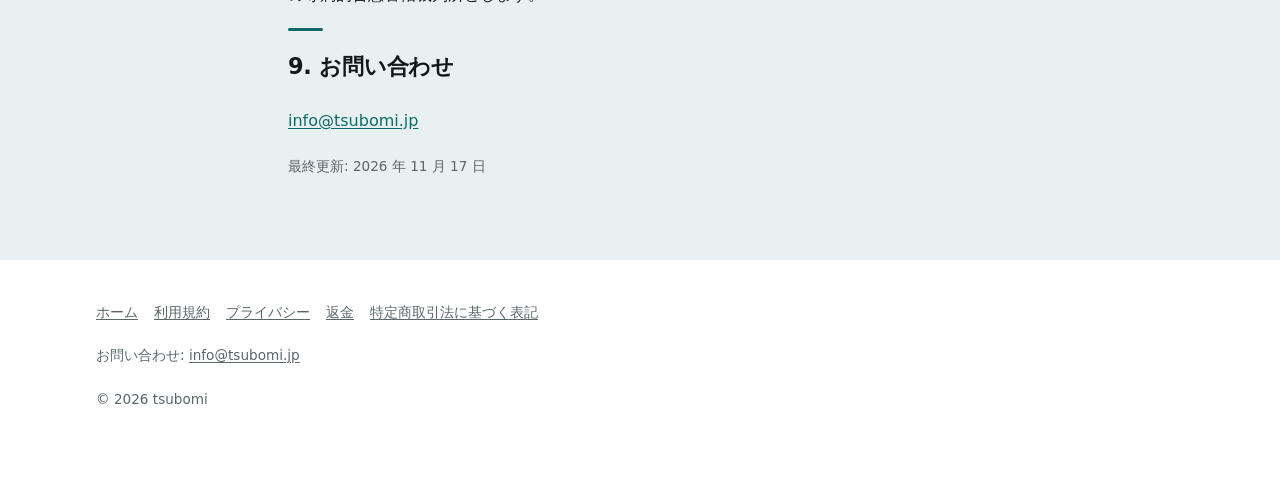
<file: docs/terms.html>
<!DOCTYPE html>
<html lang="ja">
<head>
<meta charset="utf-8">
<meta name="viewport" content="width=device-width, initial-scale=1">
<title>利用規約 &mdash; Profilink</title>
<link rel="stylesheet" href="style.css">
</head>
<body>
<header class="top"><div class="wrap">
  <a class="brand" href="index.html"><img src="appicon.png" alt="" width="22" height="22">Profilink</a>
  <nav class="langs"><a href="terms.html" aria-current="true">日本語</a><a href="en/terms.html">English</a></nav>
</div></header>
<section><div class="wrap"><article><h1 style="font-size:1.8rem">利用規約</h1>
<p>この規約は、Profilink（以下「本アプリ」）の利用条件を定めるものです。本アプリをダウンロードまたは使用した時点で、この規約に同意したものとみなします。</p>

<h2>1. ライセンス</h2>
<p>購入により、お客様には本アプリを使用する非独占・譲渡不可の権利が与えられます。ライセンスは購入者ご本人が所有・管理する Mac でお使いいただけます。所有権および著作権は移転しません。</p>

<h2>2. 無料試用</h2>
<p>初回起動から 14 日間、すべての機能を無料でお試しいただけます。期間の経過後も使い続けるには、ライセンスの購入が必要です。</p>

<h2>3. 禁止事項</h2>
<ul>
  <li>本アプリまたはライセンスキーの再配布、転売、貸与、共有</li>
  <li>法律で認められる範囲を超えたリバースエンジニアリング、逆コンパイル</li>
  <li>ライセンスの確認を回避する行為</li>
</ul>

<h2>4. 保証の否認</h2>
<p>本アプリは現状有姿で提供されます。特定の目的への適合性、特定のブラウザ・プロファイル構成での動作を保証するものではありません。ご購入前に 14 日間の無料試用で、お手元の機器で動作することをご確認ください。</p>

<h2>5. 責任の制限</h2>
<p>法律で認められる範囲において、本アプリの使用または使用不能により生じた損害について、当方は責任を負いません。いかなる場合も、当方の責任の総額はお客様が支払った金額を超えないものとします。</p>

<h2>6. 変更・提供の終了</h2>
<p>本アプリの機能は、予告なく変更されることがあります。提供を終了する場合は、購入済みのライセンスが引き続き動作するようにします。</p>

<h2>7. 販売</h2>
<p>購入手続きは、販売代行会社が売主（merchant of record）として行います。領収書、請求、返金の処理は同社を通じて行われます。会社名は購入時の領収書に記載されます。</p>

<h2>8. 準拠法</h2>
<p>この規約は日本法に準拠します。本アプリに関して紛争が生じた場合は、東京地方裁判所を第一審の専属的合意管轄裁判所とします。</p>

<h2>9. お問い合わせ</h2>
<p><a href="mailto:info@tsubomi.jp">info@tsubomi.jp</a></p>

<p class="note">最終更新: 2026 年 11 月 17 日</p>
</article></div></section>
<footer><div class="wrap">
  <nav><a href="index.html">ホーム</a><a href="terms.html">利用規約</a><a href="privacy.html">プライバシー</a><a href="refund.html">返金</a><a href="tokushoho.html">特定商取引法に基づく表記</a></nav>
  <p>お問い合わせ: <a href="mailto:info@tsubomi.jp">info@tsubomi.jp</a></p>
  <p>&copy; 2026 tsubomi</p>
</div></footer>
</body>
</html>
</file>
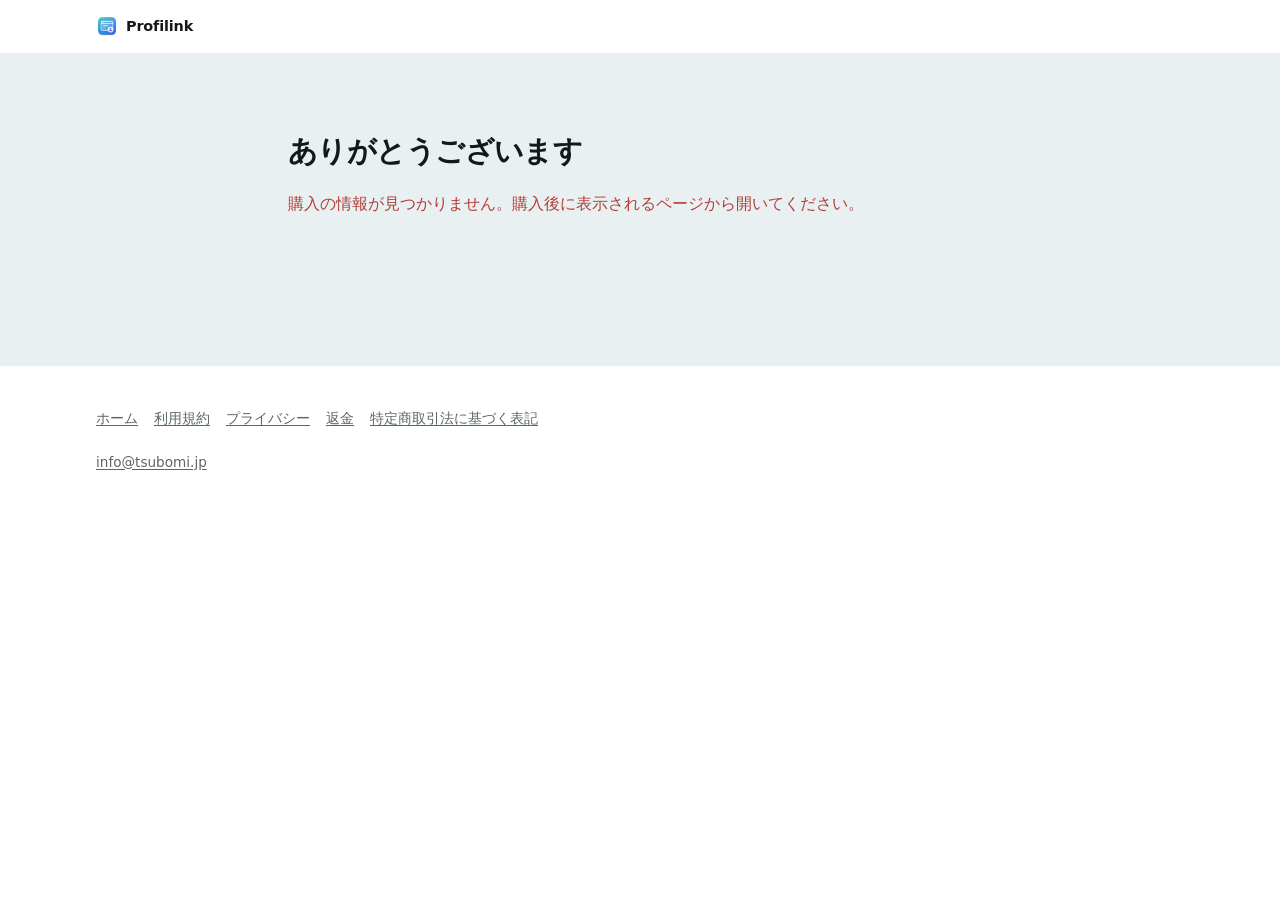
<file: docs/thanks.html>
<!DOCTYPE html>
<html lang="ja">
<head>
<meta charset="utf-8">
<meta name="viewport" content="width=device-width, initial-scale=1">
<meta name="robots" content="noindex">
<title>ライセンスキー &mdash; Profilink</title>
<link rel="stylesheet" href="style.css">
<link rel="icon" href="appicon.png">
<style>
  .key {
    font-family: var(--mono); font-size: .95rem; word-break: break-all;
    background: var(--panel); border: 1px solid var(--rule); border-radius: 8px;
    padding: 1rem 1.1rem; margin: 1rem 0; line-height: 1.6;
  }
  .state { min-height: 6rem; }
  .bad { color: var(--warn); }
</style>
</head>
<body>
<header class="top"><div class="wrap">
  <a class="brand" href="index.html"><img src="appicon.png" alt="" width="22" height="22">Profilink</a>
</div></header>

<section><div class="wrap"><article>
  <h1 style="font-size:1.8rem">ありがとうございます</h1>
  <div class="state" id="state"><p>ライセンスキーを用意しています…</p></div>
  <div id="next" hidden>
    <h2>入れ方</h2>
    <ol>
      <li>メニューバーの Profilink のアイコンを押し、下の「設定…」を押す</li>
      <li>左の「情報」を開く</li>
      <li>「ライセンス」の欄に上のキーを貼り付けて「認証する」を押す</li>
    </ol>
    <p class="note">同じキーをメールでもお送りしています。このページを閉じても、メールから入れられます。届かないときは <a href="mailto:info@tsubomi.jp">info@tsubomi.jp</a> までご連絡ください。</p>
  </div>
</article></div></section>

<footer><div class="wrap">
  <nav><a href="index.html">ホーム</a><a href="terms.html">利用規約</a><a href="privacy.html">プライバシー</a><a href="refund.html">返金</a><a href="tokushoho.html">特定商取引法に基づく表記</a></nav>
  <p><a href="mailto:info@tsubomi.jp">info@tsubomi.jp</a></p>
</div></footer>

<script>
/**
 * いま支払いが終わった購入のライセンスキーを出す（TouchRotator の thanks.html と同じ作り）。
 *
 * このページ自身は何も知らない。Paddle の取引番号をキーを渡す仕組み（Cloudflare Worker）に
 * 渡し、そちらが Paddle に「本当に支払われたか」を確かめてからキーを返す。同じ取引番号には
 * 必ず同じキーが返るので、読み込み直しても、閉じて開き直しても安全。
 */
// キーを渡す仕組みの URL。Cloudflare に Worker を置いたら入れる。
const KEY_SERVICE = "https://profilink-keys.small-leaf-0ba1.workers.dev";
const MAIL = "info@tsubomi.jp";

const state = document.getElementById("state");

function say(text, bad) {
  state.innerHTML = "";
  const p = document.createElement("p");
  if (bad) p.className = "bad";
  p.textContent = text;
  state.appendChild(p);
}

function showKey(key) {
  state.innerHTML = "";
  const label = document.createElement("p");
  label.textContent = "あなたのライセンスキー：";
  const box = document.createElement("div");
  box.className = "key";
  box.textContent = key;
  state.append(label, box);
  document.getElementById("next").hidden = false;
}

async function run() {
  const id = new URLSearchParams(location.search).get("_ptxn");
  if (!id) return say("購入の情報が見つかりません。購入後に表示されるページから開いてください。", true);
  if (!KEY_SERVICE) return say("キーを取得できませんでした。" + MAIL + " までご連絡いただければ、すぐにお送りします。", true);
  try {
    const response = await fetch(`${KEY_SERVICE}?txn=${encodeURIComponent(id)}`);
    const answer = await response.json();
    if (response.status === 402) return say("この購入はまだ完了していません。支払いが終わってから、もう一度開いてください。", true);
    if (!response.ok || !answer.key) return say("キーを取得できませんでした。" + MAIL + " までご連絡いただければ、すぐにお送りします。", true);
    showKey(answer.key);
  } catch {
    say("キーを取得できませんでした。" + MAIL + " までご連絡いただければ、すぐにお送りします。", true);
  }
}

run();
</script>
</body>
</html>
</file>
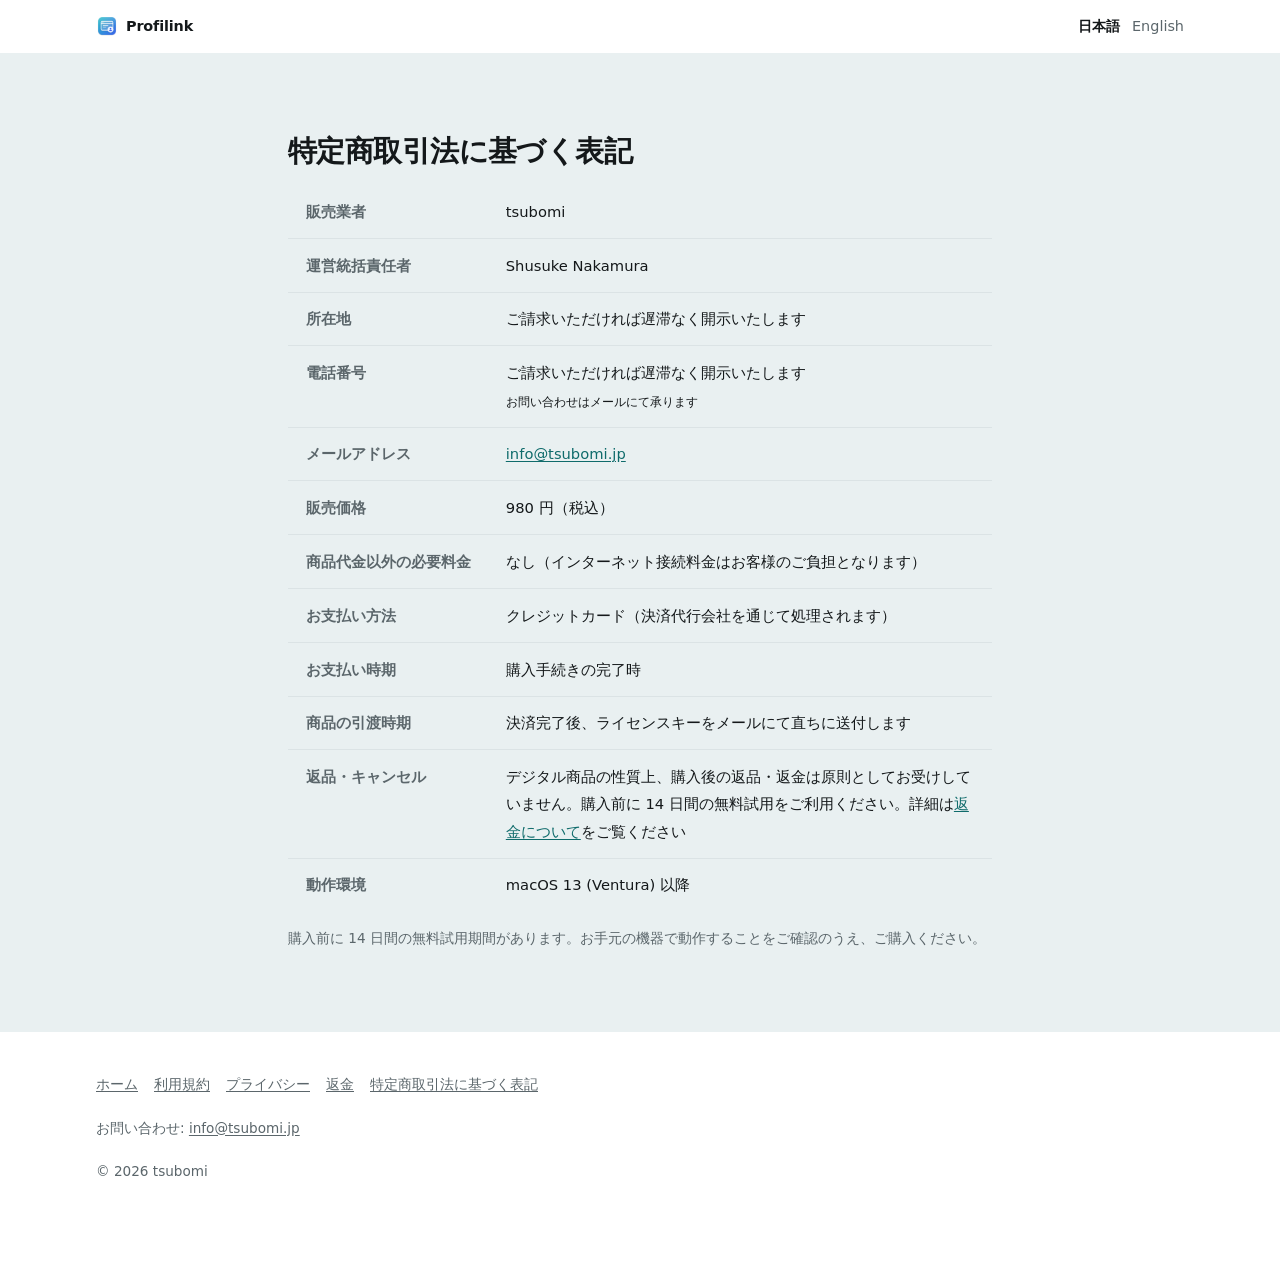
<file: docs/tokushoho.html>
<!DOCTYPE html>
<html lang="ja">
<head>
<meta charset="utf-8">
<meta name="viewport" content="width=device-width, initial-scale=1">
<title>特定商取引法に基づく表記 &mdash; Profilink</title>
<link rel="stylesheet" href="style.css">
</head>
<body>
<header class="top"><div class="wrap">
  <a class="brand" href="index.html"><img src="appicon.png" alt="" width="22" height="22">Profilink</a>
  <nav class="langs"><a href="tokushoho.html" aria-current="true">日本語</a><a href="en/index.html">English</a></nav>
</div></header>
<section><div class="wrap"><article><h1 style="font-size:1.8rem">特定商取引法に基づく表記</h1>
<div class="scroller"><table>
  <tr><th>販売業者</th><td>tsubomi</td></tr>
  <tr><th>運営統括責任者</th><td>Shusuke Nakamura</td></tr>
  <tr><th>所在地</th><td>ご請求いただければ遅滞なく開示いたします</td></tr>
  <tr><th>電話番号</th><td>ご請求いただければ遅滞なく開示いたします<br><small>お問い合わせはメールにて承ります</small></td></tr>
  <tr><th>メールアドレス</th><td><a href="mailto:info@tsubomi.jp">info@tsubomi.jp</a></td></tr>
  <tr><th>販売価格</th><td>980 円（税込）</td></tr>
  <tr><th>商品代金以外の必要料金</th><td>なし（インターネット接続料金はお客様のご負担となります）</td></tr>
  <tr><th>お支払い方法</th><td>クレジットカード（決済代行会社を通じて処理されます）</td></tr>
  <tr><th>お支払い時期</th><td>購入手続きの完了時</td></tr>
  <tr><th>商品の引渡時期</th><td>決済完了後、ライセンスキーをメールにて直ちに送付します</td></tr>
  <tr><th>返品・キャンセル</th><td>デジタル商品の性質上、購入後の返品・返金は原則としてお受けしていません。購入前に 14 日間の無料試用をご利用ください。詳細は<a href="refund.html">返金について</a>をご覧ください</td></tr>
  <tr><th>動作環境</th><td>macOS 13 (Ventura) 以降</td></tr>
</table></div>

<p class="note">購入前に 14 日間の無料試用期間があります。お手元の機器で動作することをご確認のうえ、ご購入ください。</p>
</article></div></section>
<footer><div class="wrap">
  <nav><a href="index.html">ホーム</a><a href="terms.html">利用規約</a><a href="privacy.html">プライバシー</a><a href="refund.html">返金</a><a href="tokushoho.html">特定商取引法に基づく表記</a></nav>
  <p>お問い合わせ: <a href="mailto:info@tsubomi.jp">info@tsubomi.jp</a></p>
  <p>&copy; 2026 tsubomi</p>
</div></footer>
</body>
</html>
</file>
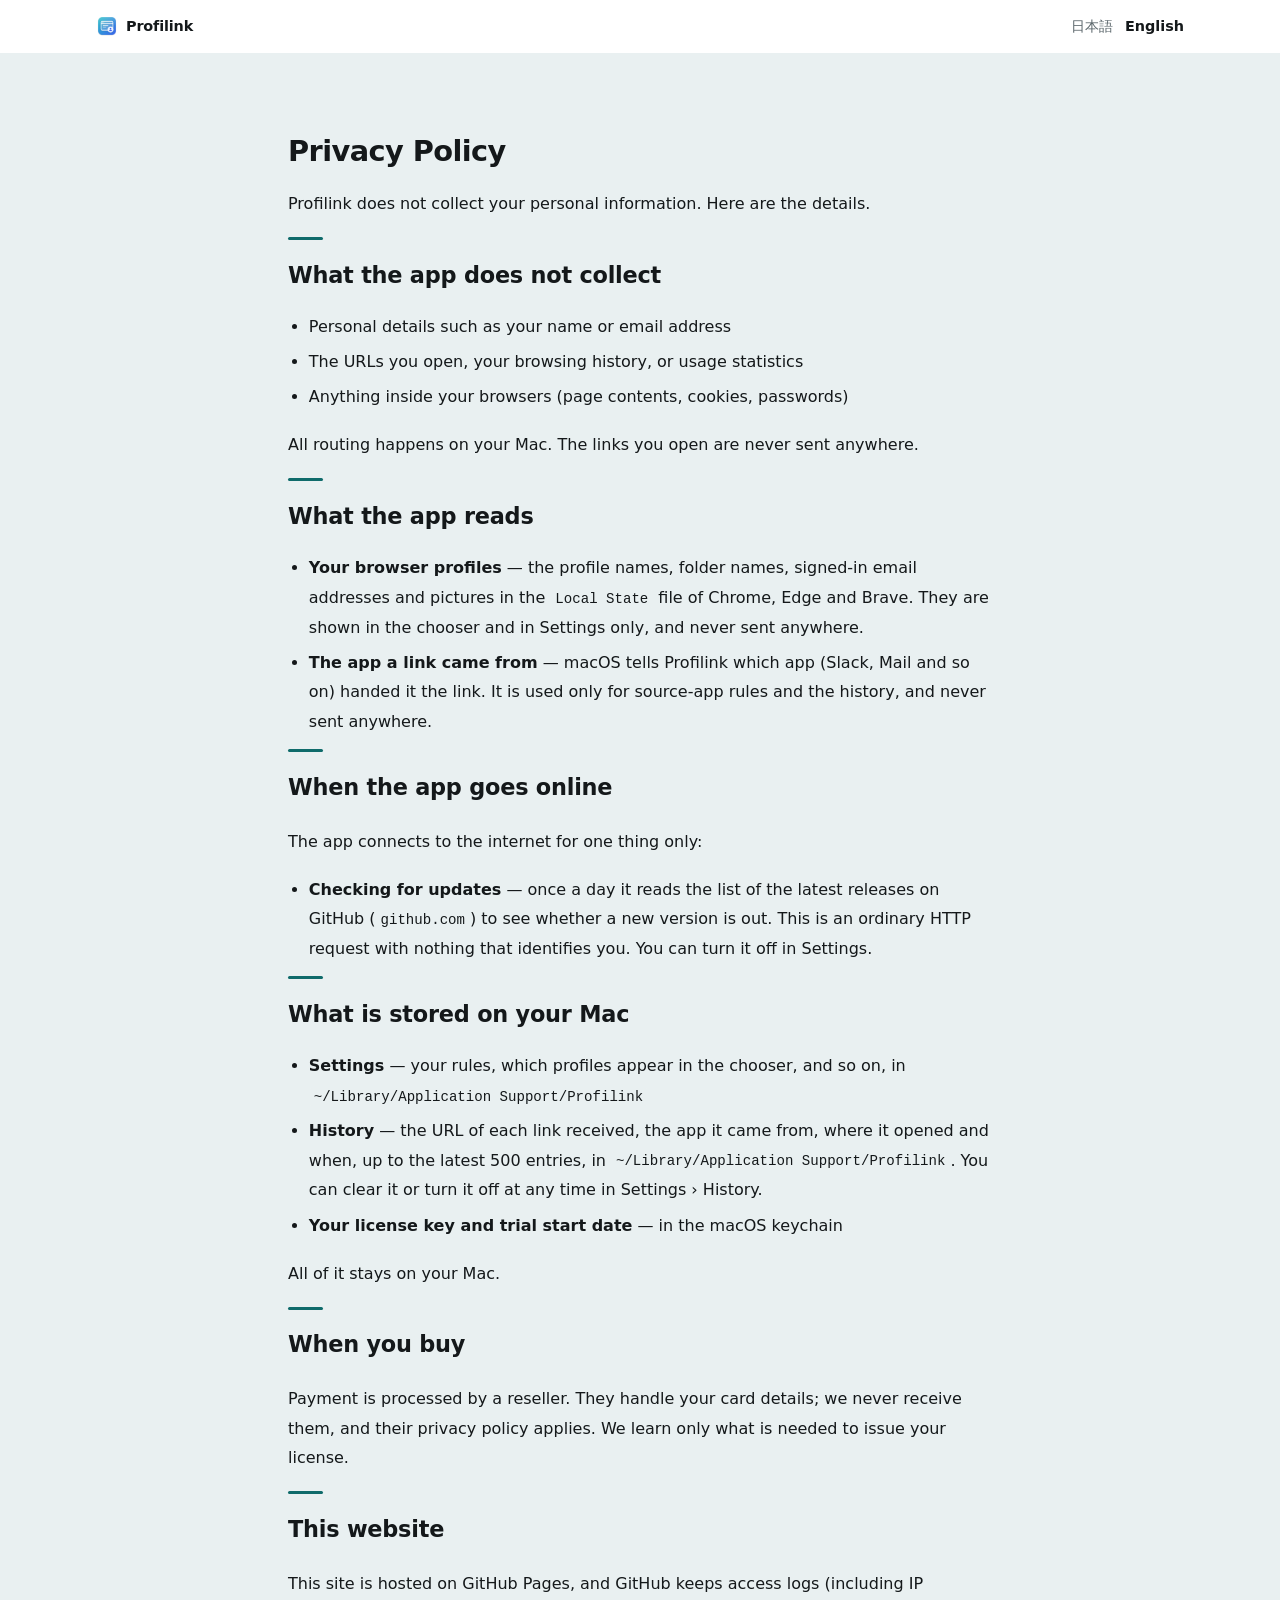
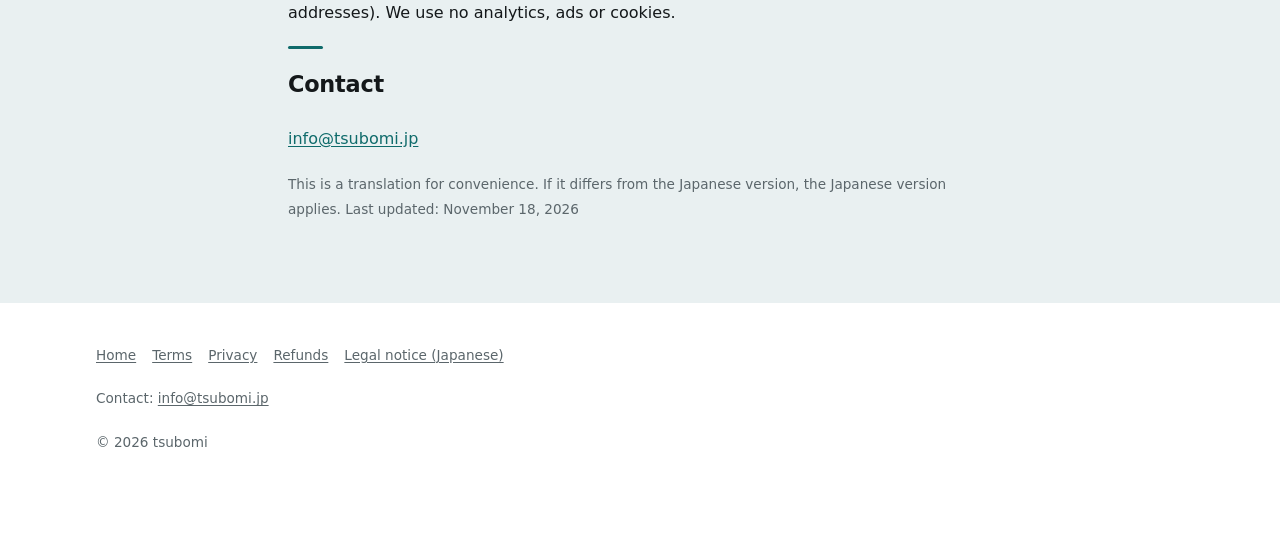
<file: docs/en/privacy.html>
<!DOCTYPE html>
<html lang="en">
<head>
<meta charset="utf-8">
<meta name="viewport" content="width=device-width, initial-scale=1">
<title>Privacy Policy &mdash; Profilink</title>
<link rel="stylesheet" href="../style.css">
<link rel="icon" href="../appicon.png">
</head>
<body>
<header class="top"><div class="wrap">
  <a class="brand" href="index.html"><img src="../appicon.png" alt="" width="22" height="22">Profilink</a>
  <nav class="langs"><a href="../privacy.html">日本語</a><a href="privacy.html" aria-current="true">English</a></nav>
</div></header>
<section><div class="wrap"><article><h1 style="font-size:1.8rem">Privacy Policy</h1>
<p>Profilink does not collect your personal information. Here are the details.</p>
<h2>What the app does not collect</h2>
<ul>
  <li>Personal details such as your name or email address</li>
  <li>The URLs you open, your browsing history, or usage statistics</li>
  <li>Anything inside your browsers (page contents, cookies, passwords)</li>
</ul>
<p>All routing happens on your Mac. The links you open are never sent anywhere.</p>
<h2>What the app reads</h2>
<ul>
  <li><strong>Your browser profiles</strong> — the profile names, folder names, signed-in email addresses and pictures in the <code>Local State</code> file of Chrome, Edge and Brave. They are shown in the chooser and in Settings only, and never sent anywhere.</li>
  <li><strong>The app a link came from</strong> — macOS tells Profilink which app (Slack, Mail and so on) handed it the link. It is used only for source-app rules and the history, and never sent anywhere.</li>
</ul>
<h2>When the app goes online</h2>
<p>The app connects to the internet for one thing only:</p>
<ul>
  <li><strong>Checking for updates</strong> — once a day it reads the list of the latest releases on GitHub (<code>github.com</code>) to see whether a new version is out. This is an ordinary HTTP request with nothing that identifies you. You can turn it off in Settings.</li>
</ul>
<h2>What is stored on your Mac</h2>
<ul>
  <li><strong>Settings</strong> — your rules, which profiles appear in the chooser, and so on, in <code>~/Library/Application Support/Profilink</code></li>
  <li><strong>History</strong> — the URL of each link received, the app it came from, where it opened and when, up to the latest 500 entries, in <code>~/Library/Application Support/Profilink</code>. You can clear it or turn it off at any time in Settings › History.</li>
  <li><strong>Your license key and trial start date</strong> — in the macOS keychain</li>
</ul>
<p>All of it stays on your Mac.</p>
<h2>When you buy</h2>
<p>Payment is processed by a reseller. They handle your card details; we never receive them, and their privacy policy applies. We learn only what is needed to issue your license.</p>

<h2>This website</h2>
<p>This site is hosted on GitHub Pages, and GitHub keeps access logs (including IP addresses). We use no analytics, ads or cookies.</p>

<h2>Contact</h2>
<p><a href="mailto:info@tsubomi.jp">info@tsubomi.jp</a></p>
<p class="note">This is a translation for convenience. If it differs from the Japanese version, the Japanese version applies. Last updated: November 18, 2026</p>
</article></div></section>
<footer><div class="wrap">
  <nav><a href="index.html">Home</a><a href="terms.html">Terms</a><a href="privacy.html">Privacy</a><a href="refund.html">Refunds</a><a href="../tokushoho.html">Legal notice (Japanese)</a></nav>
  <p>Contact: <a href="mailto:info@tsubomi.jp">info@tsubomi.jp</a></p>
  <p>&copy; 2026 tsubomi</p>
</div></footer>
</body>
</html>
</file>
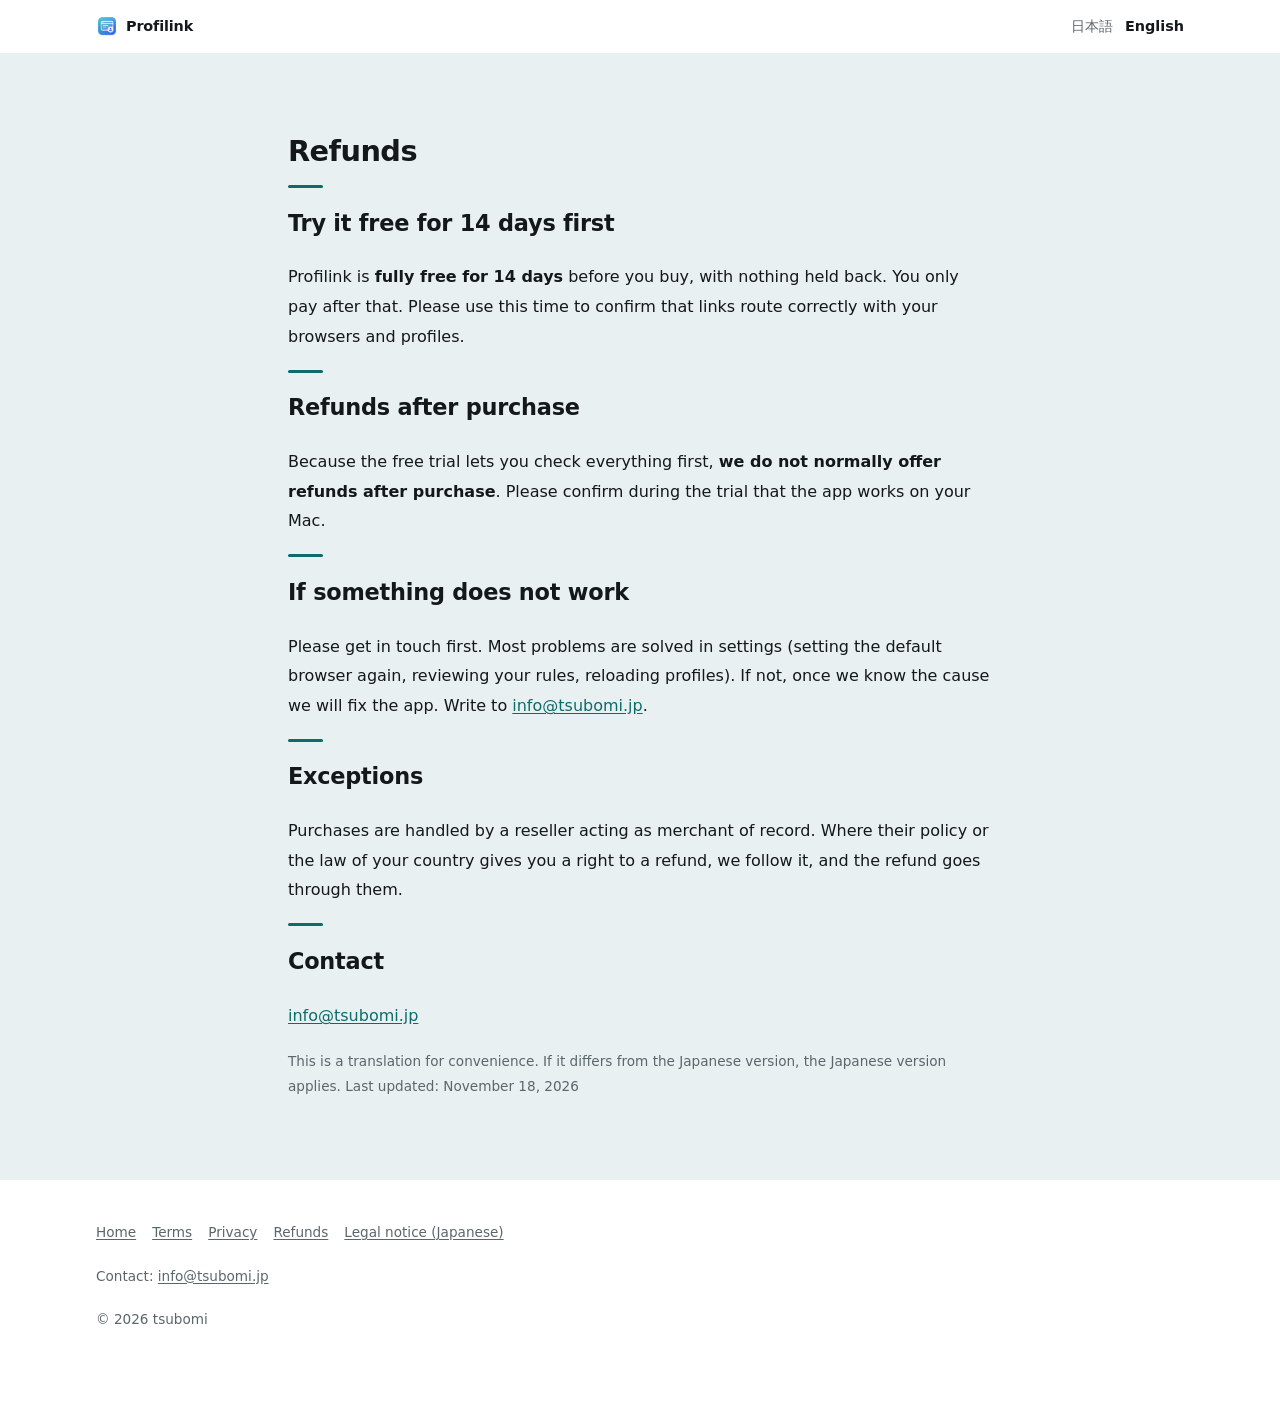
<file: docs/en/refund.html>
<!DOCTYPE html>
<html lang="en">
<head>
<meta charset="utf-8">
<meta name="viewport" content="width=device-width, initial-scale=1">
<title>Refunds &mdash; Profilink</title>
<link rel="stylesheet" href="../style.css">
<link rel="icon" href="../appicon.png">
</head>
<body>
<header class="top"><div class="wrap">
  <a class="brand" href="index.html"><img src="../appicon.png" alt="" width="22" height="22">Profilink</a>
  <nav class="langs"><a href="../refund.html">日本語</a><a href="refund.html" aria-current="true">English</a></nav>
</div></header>
<section><div class="wrap"><article><h1 style="font-size:1.8rem">Refunds</h1>
<h2>Try it free for 14 days first</h2>
<p>Profilink is <strong>fully free for 14 days</strong> before you buy, with nothing held back. You only pay after that. Please use this time to confirm that links route correctly with your browsers and profiles.</p>

<h2>Refunds after purchase</h2>
<p>Because the free trial lets you check everything first, <strong>we do not normally offer refunds after purchase</strong>. Please confirm during the trial that the app works on your Mac.</p>

<h2>If something does not work</h2>
<p>Please get in touch first. Most problems are solved in settings (setting the default browser again, reviewing your rules, reloading profiles). If not, once we know the cause we will fix the app. Write to <a href="mailto:info@tsubomi.jp">info@tsubomi.jp</a>.</p>

<h2>Exceptions</h2>
<p>Purchases are handled by a reseller acting as merchant of record. Where their policy or the law of your country gives you a right to a refund, we follow it, and the refund goes through them.</p>

<h2>Contact</h2>
<p><a href="mailto:info@tsubomi.jp">info@tsubomi.jp</a></p>
<p class="note">This is a translation for convenience. If it differs from the Japanese version, the Japanese version applies. Last updated: November 18, 2026</p>
</article></div></section>
<footer><div class="wrap">
  <nav><a href="index.html">Home</a><a href="terms.html">Terms</a><a href="privacy.html">Privacy</a><a href="refund.html">Refunds</a><a href="../tokushoho.html">Legal notice (Japanese)</a></nav>
  <p>Contact: <a href="mailto:info@tsubomi.jp">info@tsubomi.jp</a></p>
  <p>&copy; 2026 tsubomi</p>
</div></footer>
</body>
</html>
</file>
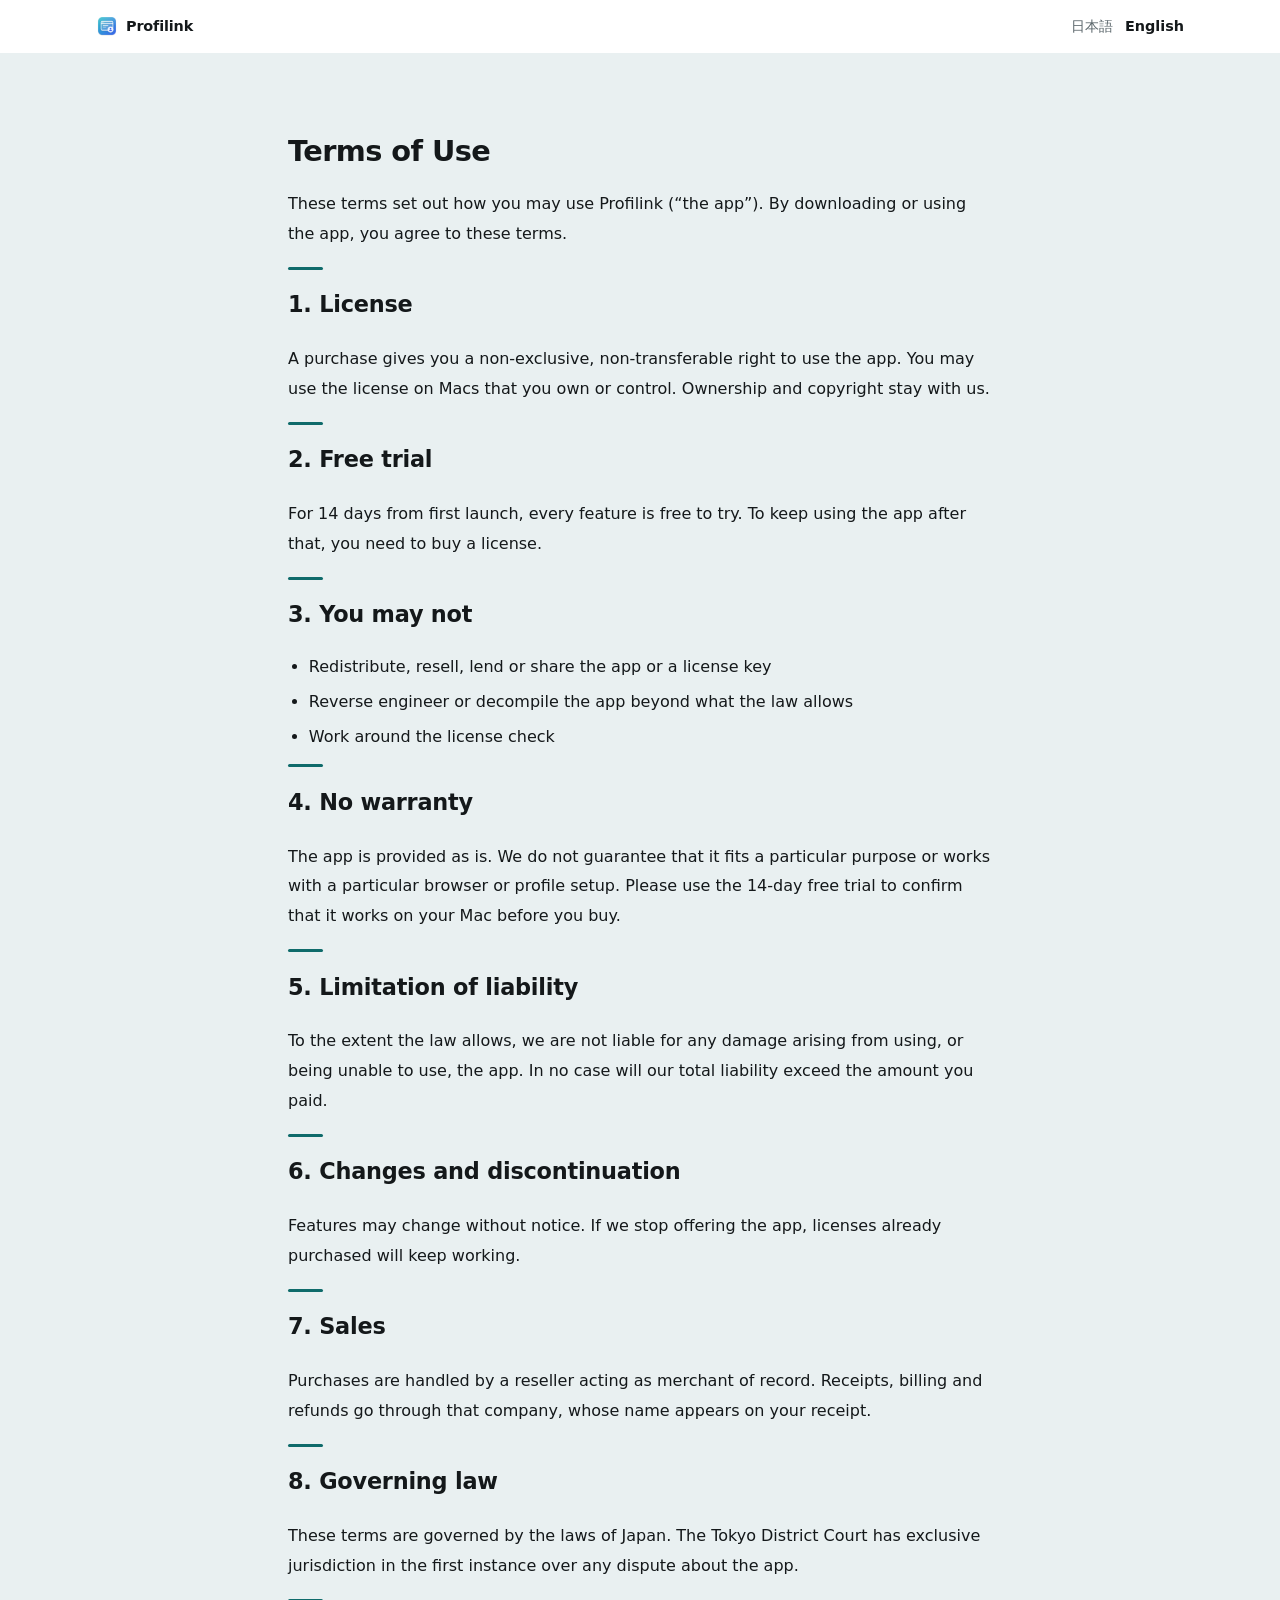
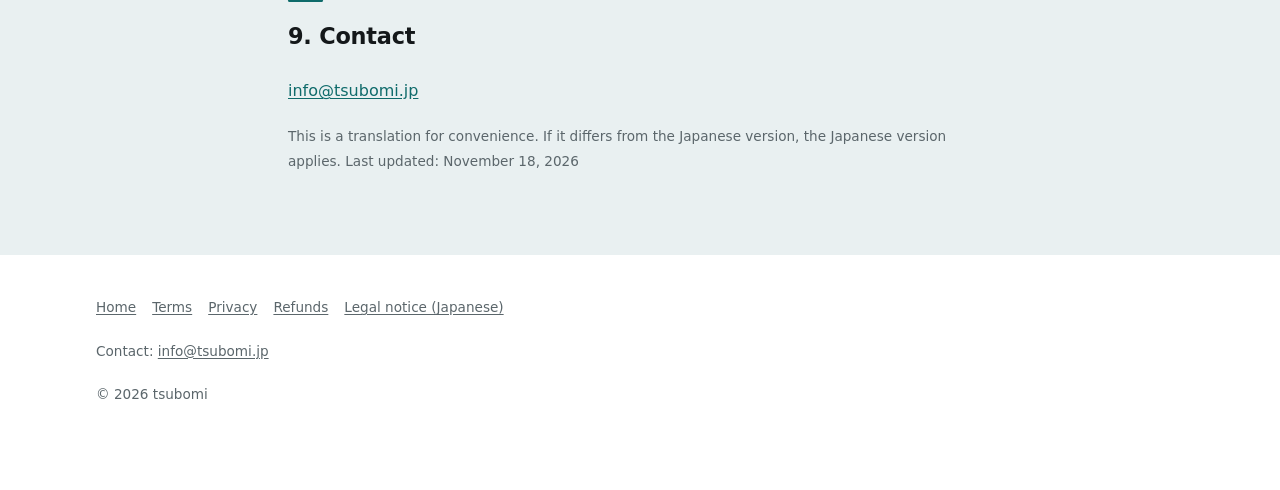
<file: docs/en/terms.html>
<!DOCTYPE html>
<html lang="en">
<head>
<meta charset="utf-8">
<meta name="viewport" content="width=device-width, initial-scale=1">
<title>Terms of Use &mdash; Profilink</title>
<link rel="stylesheet" href="../style.css">
<link rel="icon" href="../appicon.png">
</head>
<body>
<header class="top"><div class="wrap">
  <a class="brand" href="index.html"><img src="../appicon.png" alt="" width="22" height="22">Profilink</a>
  <nav class="langs"><a href="../terms.html">日本語</a><a href="terms.html" aria-current="true">English</a></nav>
</div></header>
<section><div class="wrap"><article><h1 style="font-size:1.8rem">Terms of Use</h1>
<p>These terms set out how you may use Profilink (“the app”). By downloading or using the app, you agree to these terms.</p>

<h2>1. License</h2>
<p>A purchase gives you a non-exclusive, non-transferable right to use the app. You may use the license on Macs that you own or control. Ownership and copyright stay with us.</p>

<h2>2. Free trial</h2>
<p>For 14 days from first launch, every feature is free to try. To keep using the app after that, you need to buy a license.</p>

<h2>3. You may not</h2>
<ul>
  <li>Redistribute, resell, lend or share the app or a license key</li>
  <li>Reverse engineer or decompile the app beyond what the law allows</li>
  <li>Work around the license check</li>
</ul>

<h2>4. No warranty</h2>
<p>The app is provided as is. We do not guarantee that it fits a particular purpose or works with a particular browser or profile setup. Please use the 14-day free trial to confirm that it works on your Mac before you buy.</p>

<h2>5. Limitation of liability</h2>
<p>To the extent the law allows, we are not liable for any damage arising from using, or being unable to use, the app. In no case will our total liability exceed the amount you paid.</p>

<h2>6. Changes and discontinuation</h2>
<p>Features may change without notice. If we stop offering the app, licenses already purchased will keep working.</p>

<h2>7. Sales</h2>
<p>Purchases are handled by a reseller acting as merchant of record. Receipts, billing and refunds go through that company, whose name appears on your receipt.</p>

<h2>8. Governing law</h2>
<p>These terms are governed by the laws of Japan. The Tokyo District Court has exclusive jurisdiction in the first instance over any dispute about the app.</p>

<h2>9. Contact</h2>
<p><a href="mailto:info@tsubomi.jp">info@tsubomi.jp</a></p>
<p class="note">This is a translation for convenience. If it differs from the Japanese version, the Japanese version applies. Last updated: November 18, 2026</p>
</article></div></section>
<footer><div class="wrap">
  <nav><a href="index.html">Home</a><a href="terms.html">Terms</a><a href="privacy.html">Privacy</a><a href="refund.html">Refunds</a><a href="../tokushoho.html">Legal notice (Japanese)</a></nav>
  <p>Contact: <a href="mailto:info@tsubomi.jp">info@tsubomi.jp</a></p>
  <p>&copy; 2026 tsubomi</p>
</div></footer>
</body>
</html>
</file>
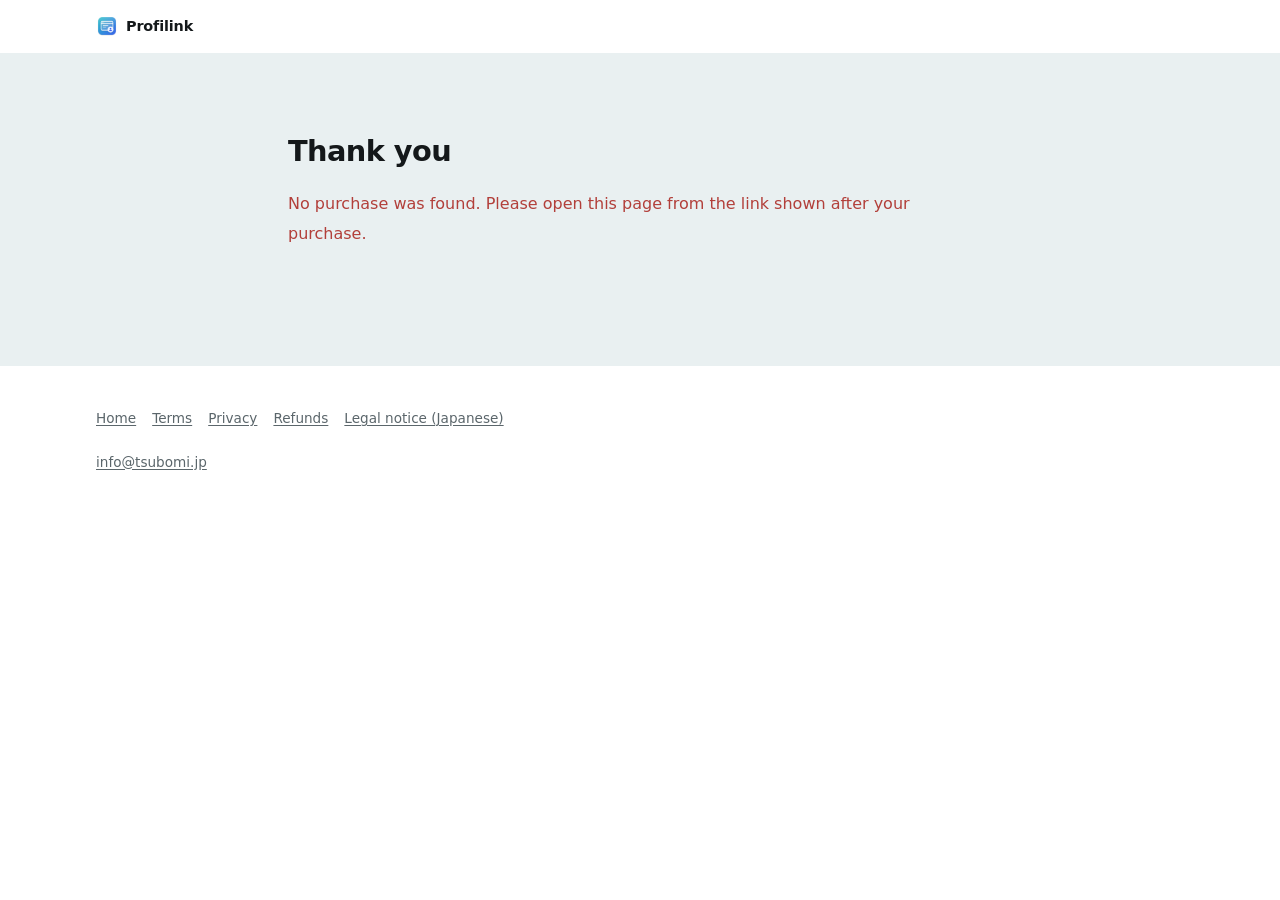
<file: docs/en/thanks.html>
<!DOCTYPE html>
<html lang="en">
<head>
<meta charset="utf-8">
<meta name="viewport" content="width=device-width, initial-scale=1">
<meta name="robots" content="noindex">
<title>Your license key &mdash; Profilink</title>
<link rel="stylesheet" href="../style.css">
<link rel="icon" href="../appicon.png">
<style>
  .key {
    font-family: var(--mono); font-size: .95rem; word-break: break-all;
    background: var(--panel); border: 1px solid var(--rule); border-radius: 8px;
    padding: 1rem 1.1rem; margin: 1rem 0; line-height: 1.6;
  }
  .state { min-height: 6rem; }
  .bad { color: var(--warn); }
</style>
</head>
<body>
<header class="top"><div class="wrap">
  <a class="brand" href="index.html"><img src="../appicon.png" alt="" width="22" height="22">Profilink</a>
</div></header>

<section><div class="wrap"><article>
  <h1 style="font-size:1.8rem">Thank you</h1>
  <div class="state" id="state"><p>Getting your license key…</p></div>
  <div id="next" hidden>
    <h2>How to enter it</h2>
    <ol>
      <li>Click the Profilink icon in the menu bar, then click “Settings…” at the bottom</li>
      <li>Open “About” on the left</li>
      <li>Paste the key above into the “License” field and click “Activate”</li>
    </ol>
    <p class="note">We have also emailed you the same key, so you can close this page and use the email instead. If it does not arrive, write to <a href="mailto:info@tsubomi.jp">info@tsubomi.jp</a>.</p>
  </div>
</article></div></section>

<footer><div class="wrap">
  <nav><a href="index.html">Home</a><a href="terms.html">Terms</a><a href="privacy.html">Privacy</a><a href="refund.html">Refunds</a><a href="../tokushoho.html">Legal notice (Japanese)</a></nav>
  <p><a href="mailto:info@tsubomi.jp">info@tsubomi.jp</a></p>
</div></footer>

<script>
/**
 * いま支払いが終わった購入のライセンスキーを出す（TouchRotator の thanks.html と同じ作り）。
 *
 * このページ自身は何も知らない。Paddle の取引番号をキーを渡す仕組み（Cloudflare Worker）に
 * 渡し、そちらが Paddle に「本当に支払われたか」を確かめてからキーを返す。同じ取引番号には
 * 必ず同じキーが返るので、読み込み直しても、閉じて開き直しても安全。
 */
// キーを渡す仕組みの URL。Cloudflare に Worker を置いたら入れる。
const KEY_SERVICE = "https://profilink-keys.small-leaf-0ba1.workers.dev";
const MAIL = "info@tsubomi.jp";

const state = document.getElementById("state");

function say(text, bad) {
  state.innerHTML = "";
  const p = document.createElement("p");
  if (bad) p.className = "bad";
  p.textContent = text;
  state.appendChild(p);
}

function showKey(key) {
  state.innerHTML = "";
  const label = document.createElement("p");
  label.textContent = "Your license key:";
  const box = document.createElement("div");
  box.className = "key";
  box.textContent = key;
  state.append(label, box);
  document.getElementById("next").hidden = false;
}

async function run() {
  const id = new URLSearchParams(location.search).get("_ptxn");
  if (!id) return say("No purchase was found. Please open this page from the link shown after your purchase.", true);
  if (!KEY_SERVICE) return say("We could not fetch your key. Write to " + MAIL + " and we will send it right away.", true);
  try {
    const response = await fetch(`${KEY_SERVICE}?txn=${encodeURIComponent(id)}`);
    const answer = await response.json();
    if (response.status === 402) return say("This purchase is not complete yet. Please open this page again once payment has gone through.", true);
    if (!response.ok || !answer.key) return say("We could not fetch your key. Write to " + MAIL + " and we will send it right away.", true);
    showKey(answer.key);
  } catch {
    say("We could not fetch your key. Write to " + MAIL + " and we will send it right away.", true);
  }
}

run();
</script>
</body>
</html>
</file>
<file: docs/style.css>
/* One stylesheet for every page and every language. */
:root {
  --ground: #ffffff;
  /* The band behind every other section. Biased towards the accent and dark
     enough to see: at #f5f7f8 the alternating sections were indistinguishable
     from the white ones, so the page read as one unbroken sheet. */
  --panel: #e9f0f1;
  --ink: #14181a;
  --muted: #5b666b;
  --rule: #dbe3e5;
  /* For the lines that have to carry a boundary on their own — between
     sections, and around a card that sits on the same colour as its ground. */
  --rule-strong: #c3d0d3;
  --accent: #0f6b6b;
  --accent-ink: #ffffff;
  --accent-soft: #d9ecea;
  --warn: #b23f3a;
  /* The wrong half of every before-and-after. Warm against the accent, so
     the problem and the fix are two colours rather than two glyphs. */
  --warn-soft: #fbe9e7;
  --glass: rgba(255, 255, 255, .72);
  /* On a Mac this is SF for the Latin letters and Hiragino for the
     Japanese, which is what every other app on the machine looks like. */
  --sans: -apple-system, BlinkMacSystemFont, "SF Pro Text", "Hiragino Sans",
          "Hiragino Kaku Gothic ProN", "Yu Gothic", "Noto Sans JP",
          "PingFang SC", "Microsoft YaHei", system-ui, sans-serif;
  --mono: ui-monospace, "SF Mono", Menlo, monospace;
  /* Two shadows on everything that lifts: a tight one for the edge, a wide
     soft one for the distance. One alone always looks like a sticker. */
  --shadow: 0 1px 2px rgba(16, 24, 26, .05), 0 14px 34px -10px rgba(16, 24, 26, .18);
  --shadow-soft: 0 1px 2px rgba(16, 24, 26, .04), 0 6px 18px -8px rgba(16, 24, 26, .12);
  /* Two widths: the page, and the longest a line of text is allowed to be.
     A wide screen should show more of the layout, not longer lines. */
  --page: 72rem;
  --measure: 44rem;
  --header: 3.6rem;
  /* Light only: the drawings, the screenshots and the palette were all
     built for one scheme, and half-lit versions of them looked worse than
     none. Declared so the browser's own controls follow. */
  color-scheme: light;
}

* { box-sizing: border-box; }
/* `display: inline-block` on .button otherwise wins over the browser's own
   [hidden] rule, and a button meant to be hidden shows anyway. */
[hidden] { display: none !important; }
html { scroll-behavior: smooth; }
body {
  margin: 0;
  background: var(--ground);
  color: var(--ink);
  font-family: var(--sans);
  font-size: 16px;
  line-height: 1.85;
  -webkit-font-smoothing: antialiased;
}
::selection { background: var(--accent-soft); color: var(--ink); }
:focus-visible {
  outline: 2px solid var(--accent);
  outline-offset: 3px;
  border-radius: 4px;
}
.wrap { max-width: var(--page); margin: 0 auto; padding: 0 2rem; }
@media (max-width: 40rem) { .wrap { padding: 0 1.25rem; } }

/* Paragraphs and lists stay readable however wide the window is; the
   figures, cards and tables are free to use the whole page. */
section > .wrap > p,
section > .wrap > ul,
section > .wrap > ol { max-width: var(--measure); }
/* The legal pages are one column of text; centred, they sit under the
   header rather than off to one side of a wide window. */
article { max-width: var(--measure); margin: 0 auto; }

/* Header — sticky and translucent, the way a toolbar behaves on this
   machine. The hairline and shadow only appear once the page has moved,
   so at rest the bar is not a line across an empty screen. */
.top {
  position: sticky; top: 0; z-index: 10;
  padding: .8rem 0;
  font-size: .9rem;
  background: var(--glass);
  -webkit-backdrop-filter: saturate(180%) blur(20px);
  backdrop-filter: saturate(180%) blur(20px);
  border-bottom: 1px solid transparent;
  transition: border-color .2s ease, box-shadow .2s ease;
}
.top.scrolled { border-bottom-color: var(--rule); box-shadow: 0 1px 12px rgba(16, 24, 26, .06); }
@supports not (backdrop-filter: blur(1px)) { .top { background: var(--ground); } }
.top .wrap { display: flex; align-items: center; gap: 1.25rem; flex-wrap: wrap; }
.brand {
  display: flex; align-items: center; gap: .5rem;
  font-weight: 700; text-decoration: none; color: var(--ink); letter-spacing: -.01em;
}
.brand img { width: 22px; height: 22px; border-radius: 5px; display: block; }
.links { display: flex; gap: 1.1rem; }
.links a {
  color: var(--muted); text-decoration: none;
  transition: color .15s ease;
}
.links a:hover { color: var(--ink); }
@media (max-width: 46rem) { .links { display: none; } }
.langs { margin-left: auto; display: flex; gap: .75rem; }
.langs a { color: var(--muted); text-decoration: none; transition: color .15s ease; }
.langs a:hover { color: var(--ink); }
.langs a[aria-current="true"] { color: var(--ink); font-weight: 700; }

/* Anchors land below the sticky bar rather than under it. */
section[id] { scroll-margin-top: calc(var(--header) + 1rem); }

/* Hero — two columns once there is room for them, so a desktop window is
   not one narrow ribbon of text down the middle. The wash behind it is one
   soft circle of the accent, the only decoration on the page. */
.hero {
  position: relative; overflow: hidden;
  padding: 4rem 0 3.5rem; border-bottom: 1px solid var(--rule);
}
.hero::before {
  content: ""; position: absolute; z-index: -1;
  top: -30%; right: -10%; width: 55rem; height: 55rem;
  background: radial-gradient(closest-side, var(--accent-soft), transparent 70%);
  opacity: .8; pointer-events: none;
}
.hero .wrap { display: grid; gap: 2.5rem; align-items: center; }
@media (min-width: 60rem) {
  .hero { padding: 5rem 0 4.5rem; }
  .hero .wrap { grid-template-columns: minmax(0, 1.1fr) minmax(0, 1fr); gap: 3.5rem; }
}
.eyebrow {
  display: inline-flex; align-items: center; gap: .45rem;
  margin: 0 0 1.1rem; padding: .3rem .8rem;
  background: var(--accent-soft); color: var(--accent);
  border-radius: 999px; font-size: .78rem; font-weight: 600;
}
.eyebrow i {
  width: 6px; height: 6px; border-radius: 50%; background: currentColor;
  animation: blink 2.4s ease-in-out infinite;
}
h1 {
  font-size: 2.25rem; line-height: 1.3; margin: 0 0 .9rem;
  font-weight: 700; letter-spacing: -.02em;
  text-wrap: balance;
  /* Japanese and Chinese break between any two characters. Left alone, a
     heading splits a word in half at exactly the wrong width. */
  line-break: strict; overflow-wrap: normal;
}
@media (min-width: 60rem) { h1 { font-size: 2.5rem; } }
.tagline { font-size: 1.1rem; color: var(--muted); margin: 0 0 2rem; max-width: 34rem; }
.cta { display: flex; gap: .75rem; flex-wrap: wrap; align-items: center; }
.button {
  display: inline-block; padding: .72rem 1.5rem; border-radius: 10px;
  background: var(--accent); color: var(--accent-ink);
  text-decoration: none; font-weight: 600; letter-spacing: .01em;
  border: 1px solid transparent; box-shadow: var(--shadow-soft);
  transition: transform .12s ease, box-shadow .12s ease, border-color .12s ease;
}
.button:hover { transform: translateY(-1px); box-shadow: var(--shadow); }
.button:active { transform: translateY(0); box-shadow: none; }
.button.ghost {
  background: var(--ground); color: var(--accent);
  border-color: var(--rule); box-shadow: var(--shadow-soft);
}
.button.ghost:hover { border-color: var(--accent); }
.note { color: var(--muted); font-size: .85rem; margin: .9rem 0 0; max-width: var(--measure); }

/* The screenshots are framed as windows — three lights and a title bar — so
   a picture of one pane reads as the app rather than as a cropped rectangle.
   Held to 460px: the captures are 590px wide and no more, and shown any
   larger a Retina screen stretches them and they go soft. */
.macwin {
  max-width: 460px; border-radius: 12px; overflow: hidden;
  background: var(--ground); border: 1px solid var(--rule);
  box-shadow: var(--shadow);
  transition: transform .3s ease, box-shadow .3s ease;
}
.macwin:hover { transform: translateY(-2px); }
.macwin-bar {
  display: flex; align-items: center; gap: 6px;
  padding: .5rem .7rem; border-bottom: 1px solid var(--rule);
  background: linear-gradient(180deg, var(--panel), var(--ground));
}
.macwin-bar i { width: 11px; height: 11px; border-radius: 50%; }
.macwin-bar i:nth-child(1) { background: #ff5f57; }
.macwin-bar i:nth-child(2) { background: #febc2e; }
.macwin-bar i:nth-child(3) { background: #28c840; }
.macwin-bar span { margin-left: .4rem; font-size: .72rem; font-weight: 600; color: var(--muted); }
img.shot { display: block; width: 100%; height: auto; margin: 0; }
/* アプリの画面写真は、撮った大きさ（pt）より大きく引き伸ばさない。写真は 3 倍の細かさで
   撮っているので、この上限までなら Retina の画面でもくっきり見える。 */
img.shot.menu-panel { max-width: 380px; border-radius: 26px; box-shadow: 0 18px 50px rgba(0,0,0,.18), 0 0 0 1px rgba(0,0,0,.06); }
.macwin.app { max-width: 440px; margin: 0 auto; }
.shot-figure { margin: 0; display: grid; justify-items: center; }
.shot-figure figcaption { max-width: 460px; margin-top: .9rem; font-size: .8rem; color: var(--muted); }
@media (max-width: 60rem) { .shot-figure { margin-top: 1rem; } }

/* Sections. Every other one sits on a band of colour, so where one topic
   ends and the next begins is visible from across the room rather than
   only on the hairline between them. */
section { padding: 3.5rem 0; border-bottom: 1px solid var(--rule-strong); }
@media (min-width: 60rem) { section { padding: 5rem 0; } }
/* Odd rather than even: the first section is the long one, and its four
   features need a band behind them for the cards to sit on. */
body > section:nth-of-type(odd) { background: var(--panel); border-bottom-color: transparent; }
/* A short accent rule over each heading — the mark that says a new section
   starts here. */
h2 {
  position: relative; padding-top: 1.1rem;
  font-size: 1.4rem; margin: 0 0 1rem; letter-spacing: -.01em; text-wrap: balance;
}
h2::before {
  content: ""; position: absolute; top: 0; left: 0;
  width: 2.2rem; height: 3px; border-radius: 2px; background: var(--accent);
}
/* The one line under a section heading. Short by design: everything else
   belongs to the feature it describes. */
.lede { margin: 0 0 2.5rem; color: var(--muted); font-size: 1rem; }
h3 { font-size: 1rem; margin: 2rem 0 .3rem; }
p { margin: 1.15rem 0; }
ul, ol { padding-left: 1.3rem; margin: .8rem 0; }
li { margin: .35rem 0; }
a { color: var(--accent); text-underline-offset: 2px; }
code { font-family: var(--mono); font-size: .88em; background: var(--panel); padding: .1em .35em; border-radius: 4px; }

.features { display: grid; gap: 1.25rem; grid-template-columns: repeat(auto-fit, minmax(15rem, 1fr)); }
/* Two by two rather than three and a gap. */
@media (min-width: 56rem) { .features { grid-template-columns: 1fr 1fr; max-width: 56rem; } }
/* Tinted, because this section sits on the white band: a white card on a
   white ground is a rectangle of hairline and nothing else. */
.feature {
  background: var(--panel); border: 1px solid var(--rule); border-radius: 12px;
  padding: 1.1rem 1.25rem;
  transition: transform .2s ease, box-shadow .2s ease, border-color .2s ease;
}
.feature:hover { transform: translateY(-2px); box-shadow: var(--shadow); border-color: var(--accent); }
.feature h3 { margin: 0 0 .3rem; }
.feature p { margin: 0; font-size: .92rem; color: var(--muted); }

/* A feature and the picture of it, side by side; every other one flipped so
   the page alternates instead of marching down one edge. */
/* Each one is a card. A rule and a stretch of white between them was not
   enough — four features read as one continuous column of text, with no
   sign of where one ended and the next began. An edge all the way round
   says it plainly. */
.showcase {
  display: grid; gap: 1.75rem; align-items: start;
  background: var(--ground); border: 1px solid var(--rule);
  border-radius: 16px; padding: 1.6rem; box-shadow: var(--shadow-soft);
}
@media (min-width: 56rem) { .showcase { padding: 2.25rem; } }
.showcase + .showcase { margin-top: 1.5rem; }
.showcase-text { max-width: var(--measure); }
.showcase-text h3 {
  display: flex; align-items: baseline; gap: .6rem;
  font-size: 1.2rem; margin: 0 0 .4rem; letter-spacing: -.01em;
}
.showcase-text .num {
  flex: none; width: 1.6rem; height: 1.6rem; border-radius: 50%;
  background: var(--accent); color: var(--accent-ink);
  font-size: .8rem; font-weight: 700; line-height: 1.6rem; text-align: center;
  align-self: flex-start; transform: translateY(.15rem);
}
.showcase-text p { margin: 1rem 0 0; color: var(--muted); font-size: .95rem; }
.showcase-text .step {
  margin-top: 1.4rem; padding-left: .9rem; border-left: 2px solid var(--accent-soft);
  font-size: .85rem; color: var(--muted);
}
.showcase-text .step b { color: var(--ink); }
@media (min-width: 56rem) {
  .showcase { grid-template-columns: minmax(0, 1fr) minmax(0, 1fr); gap: 3rem; }
  .showcase.flip .showcase-text { order: 2; }
}

/* Figures. These are drawings, not screenshots: they explain what happens,
   and they are built from the page's own colours so they follow the theme. */
.fig { margin: 0; }
.fig figcaption { margin-top: .8rem; font-size: .82rem; color: var(--muted); line-height: 1.7; }
.stage {
  background: var(--panel); border: 1px solid var(--rule); border-radius: 14px;
  padding: 1.15rem;
}

/* Touch offset: the same panel with the correction off and on. */
.compare { display: grid; grid-template-columns: 1fr 1fr; gap: 1rem; }
.case { text-align: center; }
.case .stand { display: block; width: 22%; height: 9px; margin: 0 auto; background: #cfd8da; }
.case .stand::after {
  content: ""; display: block; width: 300%; height: 6px; margin: 0 -100%;
  border-radius: 3px; background: #cfd8da;
}
.case b { display: block; margin-top: .8rem; font-size: .82rem; }
.case.bad b { color: var(--warn); }
.case.good b { color: var(--accent); }
/* Drawn as the monitor it is: a dark bezel, and a neck and foot below. */
.panel {
  position: relative; aspect-ratio: 3 / 4; border-radius: 10px;
  border: 7px solid #2f3a3e; background: var(--ground);
  background-image: linear-gradient(var(--rule) 1px, transparent 1px),
                    linear-gradient(90deg, var(--rule) 1px, transparent 1px);
  background-size: 25% 25%;
}
.touch {
  position: absolute; left: 30%; top: 30%;
  width: 1.5rem; height: 1.5rem; margin: -.75rem 0 0 -.75rem;
  border-radius: 50%; border: 2px solid var(--accent); background: var(--accent-soft);
}
.touch::after {
  content: ""; position: absolute; inset: -.45rem;
  border-radius: 50%; border: 1px dashed var(--accent); opacity: .45;
}
/* The finger is still on the glass, so the touch keeps ringing. */
.touch::before {
  content: ""; position: absolute; inset: -2px;
  border-radius: 50%; border: 2px solid var(--accent);
  animation: ripple 2.4s cubic-bezier(.2, .6, .3, 1) infinite;
}
/* The macOS arrow, drawn rather than fetched. */
.pointer {
  position: absolute; width: 14px; height: 21px; background: var(--ink);
  clip-path: polygon(0% 0%, 0% 89%, 33% 67%, 58% 100%, 75% 94%, 50% 61%, 92% 61%);
}
.case.bad .pointer { left: 30%; top: 68%; }
.case.good .pointer { left: calc(30% + 1px); top: calc(30% + 1px); }
.offset {
  position: absolute; left: 30%; top: 34%; height: 34%;
  border-left: 2px dashed var(--warn);
}
.offset span {
  position: absolute; left: .5rem; top: 50%; transform: translateY(-50%);
  font-size: .7rem; color: var(--warn); white-space: nowrap;
}

/* What a touch does. Two columns so the gesture and its result read as a
   pair rather than a sentence. */
.gestures div {
  display: flex; gap: 1rem; align-items: baseline;
  padding: .6rem .7rem; border-radius: 6px; font-size: .9rem;
}
/* Banded rather than ruled. Six hairlines in a row read as a form to fill
   in; the bands read as a list of pairs, which is what this is. */
.gestures div:nth-child(odd) { background: var(--ground); }
.gestures b { flex: none; width: 10rem; overflow-wrap: anywhere; }
.gestures span { color: var(--muted); }
/* On a phone the two columns do not fit, so the result moves to its own
   line. Both halves have to be blocks and the result needs its arrow:
   left inline they ran together and read as one word — 「タップクリック」. */
@media (max-width: 32rem) {
  .gestures div { display: block; }
  .gestures b { display: block; width: auto; }
  .gestures span { display: block; }
  .gestures span::before { content: "→ "; color: var(--accent); font-weight: 700; }
}

/* The menu bar popup. Same rows the app puts there. */
.mock { padding: 1rem; }
.mock-bar {
  display: flex; align-items: center; gap: .5rem;
  padding: .2rem .6rem; border-radius: 7px;
  background: var(--ground); border: 1px solid var(--rule);
  font-size: .7rem; color: var(--muted);
}
.mock-bar .spacer { margin-left: auto; }
.mock-bar .glyph { width: 15px; height: 15px; display: block; }
.pop {
  width: min(17rem, 100%); margin: .5rem 0 0 auto; padding: .6rem;
  background: var(--ground); border: 1px solid var(--rule); border-radius: 14px;
  box-shadow: var(--shadow);
  font-size: .72rem; line-height: 1.5;
  transform-origin: top right;
}
.pop-head { display: flex; align-items: center; gap: .55rem; }
.pop-icon { width: 32px; height: 32px; flex: none; display: block; }
.pop-head b { display: block; font-size: .8rem; }
.pop-head small { color: var(--muted); font-size: .68rem; }
.pop-head .live { color: #2e9e5b; }
.sw {
  margin-left: auto; flex: none; position: relative;
  width: 30px; height: 18px; border-radius: 9px; background: var(--accent);
}
.sw::after {
  content: ""; position: absolute; top: 2px; right: 2px;
  width: 14px; height: 14px; border-radius: 50%; background: #fff;
}
.pop-card {
  margin-top: .5rem; padding: .5rem .6rem;
  background: var(--panel); border: 1px solid var(--rule); border-radius: 10px;
}
.pop-row { display: flex; align-items: center; gap: .5rem; margin: .2rem 0; }
.pop-row .dim { color: var(--muted); }
.pop-row .push { margin-left: auto; }
.bar { flex: 1; height: 4px; border-radius: 2px; background: var(--rule); position: relative; }
.bar i { position: absolute; left: 0; top: 0; bottom: 0; border-radius: 2px; background: var(--accent); }
.seg { display: flex; margin-top: .45rem; border: 1px solid var(--rule); border-radius: 6px; overflow: hidden; }
.seg span { flex: 1; text-align: center; padding: .1rem 0; font-size: .68rem; color: var(--muted); }
.seg span.on { background: var(--accent); color: var(--accent-ink); font-weight: 700; }
.pop-btn {
  margin-top: .5rem; padding: .35rem; border-radius: 8px; text-align: center;
  background: var(--accent); color: var(--accent-ink); font-weight: 700;
}
.pop-link { margin-top: .35rem; text-align: center; color: var(--accent); }
.pop-label { color: var(--muted); font-size: .68rem; }

/* Window layout. The first drawing of this was two abstract rectangles and
   nobody could tell what they were looking at. It is a proper illustration
   now — an external monitor on its stand and a laptop on its base, drawn in
   docs/desk-*.svg — with the labels kept out here so every language can
   write its own. */
.desks { display: grid; gap: .9rem; }
.desk-label { margin: 0 0 .55rem; font-size: .78rem; color: var(--muted); }
.desk-label b { color: var(--ink); font-weight: 700; margin-right: .45rem; }
.desk.after .desk-label b { color: var(--accent); }
.desk img { display: block; width: 100%; height: auto; }
.desk-legend {
  display: grid; grid-template-columns: 45% 55%;
  margin: .35rem 0 0; font-size: .72rem; color: var(--muted); text-align: center;
}
.desk-arrow { margin: 0; text-align: center; font-size: .75rem; color: var(--muted); }
.desk-arrow em { font-style: normal; color: var(--accent); font-weight: 700; }

/* Price — the number, then what it buys, in a card that looks like the
   thing you are about to press. */
.price {
  background: var(--accent-soft); border-radius: 16px; padding: 1.5rem;
  display: grid; gap: 1.5rem; align-items: center;
}
@media (min-width: 48rem) { .price { grid-template-columns: auto minmax(0, 1fr); padding: 2rem 2.25rem; } }
.price p { margin: .4rem 0; }
.price .amount { font-size: 2.4rem; font-weight: 700; margin: 0; white-space: nowrap; letter-spacing: -.02em; }
.price .amount small { display: block; font-size: .85rem; font-weight: 600; color: var(--muted); letter-spacing: 0; }
.price-list { list-style: none; margin: 0; padding: 0; display: grid; gap: .55rem; }
/* The tick hangs in the margin rather than being a flex item. As a flex
   row every run of text in the line became an item of its own, so the
   sentence was chopped into columns and, on a phone, wrapped mid-phrase. */
.price-list li {
  position: relative; margin: 0; padding-left: 1.5rem; font-size: .92rem;
}
.price-list li::before {
  content: "✓"; position: absolute; left: 0; top: 0;
  color: var(--accent); font-weight: 700;
}

/* Specs, in a card rather than a bare table. */
.scroller {
  overflow-x: auto;
  background: var(--ground); border: 1px solid var(--rule); border-radius: 14px;
  box-shadow: var(--shadow-soft);
}
table { border-collapse: collapse; width: 100%; font-size: .92rem; }
th, td { text-align: left; padding: .8rem 1.1rem; border-bottom: 1px solid var(--rule); vertical-align: top; }
tr:last-child th, tr:last-child td { border-bottom: 0; }
th { color: var(--muted); font-weight: 700; width: 12rem; white-space: nowrap; }
/* On a phone there is no room for two columns: a 12rem label column left
   the wide rows breaking one character at a time (「販売業/者」). The label
   goes above its value instead, and the row keeps the rule under it. */
@media (max-width: 34rem) {
  table, tbody, tr, th, td { display: block; width: auto; }
  tr { border-bottom: 1px solid var(--rule); }
  tr:last-child { border-bottom: 0; }
  th, td { border-bottom: 0; white-space: normal; }
  th { padding: .8rem 1.1rem 0; }
  td { padding: .1rem 1.1rem .8rem; }
}
article .scroller { border: 0; box-shadow: none; background: none; }

footer { padding: 2.5rem 0 4rem; color: var(--muted); font-size: .85rem; }
footer nav { display: flex; gap: 1rem; flex-wrap: wrap; margin-bottom: 1rem; }
footer a { color: var(--muted); transition: color .15s ease; }
footer a:hover { color: var(--ink); }

article h2:first-of-type { margin-top: 0; }
article section { border: 0; padding: 1.5rem 0 0; }

/* ---- Motion -------------------------------------------------------------
   Everything here is decoration: the page is complete and readable with all
   of it switched off, which is what happens when the visitor asks for less
   movement, and when the script does not run (the .js class is set by it). */
@keyframes rise { from { opacity: 0; transform: translateY(14px); } to { opacity: 1; transform: none; } }
@keyframes ripple { 0% { transform: scale(1); opacity: .5; } 70%, 100% { transform: scale(2.1); opacity: 0; } }
@keyframes blink { 0%, 100% { opacity: 1; } 50% { opacity: .35; } }
@keyframes popin { from { opacity: 0; transform: scale(.94) translateY(-6px); } to { opacity: 1; transform: none; } }
@keyframes knob { from { transform: translateX(-12px); } to { transform: none; } }
@keyframes settle { from { opacity: 0; transform: translateY(10px) scale(.96); } to { opacity: 1; transform: none; } }

/* The hero is on screen at load, so it plays straight away, one line after
   the next rather than all at once. */
.js .hero .wrap > * > *,
.js .hero .wrap > figure { animation: rise .7s cubic-bezier(.2, .7, .3, 1) both; }
.js .hero .eyebrow { animation-delay: .02s; }
.js .hero h1 { animation-delay: .08s; }
.js .hero .tagline { animation-delay: .16s; }
.js .hero .cta { animation-delay: .24s; }
.js .hero .note { animation-delay: .32s; }
.js .hero .shot-figure { animation-delay: .3s; }

/* Everything below waits until it is nearly in view. */
.js .reveal { opacity: 0; transform: translateY(16px); transition: opacity .7s cubic-bezier(.2, .7, .3, 1), transform .7s cubic-bezier(.2, .7, .3, 1); }
.js .reveal.in { opacity: 1; transform: none; }
.js .reveal:nth-child(2) { transition-delay: .06s; }
.js .reveal:nth-child(3) { transition-delay: .12s; }
.js .reveal:nth-child(4) { transition-delay: .18s; }

/* The popup arrives the way a popover does, and its switch lands a moment
   after the panel it sits in. */
.js .reveal.in .pop { animation: popin .5s cubic-bezier(.2, .8, .25, 1) both; }
.js .reveal.in .sw::after { animation: knob .45s .35s cubic-bezier(.2, .8, .25, 1) both; }
/* The restored desk arrives a moment after the one above it, so the two
   read as before and after rather than as one picture. */
.js .reveal.in .desk.after { animation: settle .6s .25s cubic-bezier(.2, .8, .25, 1) both; }

@media (prefers-reduced-motion: reduce) {
  html { scroll-behavior: auto; }
  *, *::before, *::after {
    animation-duration: .001ms !important;
    animation-iteration-count: 1 !important;
    transition-duration: .001ms !important;
    /* The delays have to go too. Zeroing only the duration leaves the
       staggered pieces holding their opening frame — which `both` fills
       backwards, so they sit invisible — and then popping into place when
       the delay runs out. That pop is the movement the visitor asked not
       to see. */
    animation-delay: .001ms !important;
    transition-delay: .001ms !important;
  }
  .js .reveal { opacity: 1; transform: none; }
}

/* Before and after, in two lines, so a visitor who reads nothing else still
   knows what each feature changes. */
/* Two filled rows rather than two lines of text with a mark in front. The
   colour is the message: the warm one is what the machine does on its own,
   the accent one is what changes. A reader who scans and never stops still
   gets the whole page from these. */
.ba { display: grid; gap: .4rem; margin: 1.1rem 0 0; }
.ba div {
  display: flex; gap: .55rem; align-items: baseline;
  padding: .5rem .8rem; border-radius: 8px;
  font-size: .88rem; line-height: 1.6;
}
.ba div::before { flex: none; font-weight: 700; }
.ba .before { background: var(--warn-soft); color: var(--ink); }
.ba .before::before { content: "✗"; color: var(--warn); }
.ba .after { background: var(--accent-soft); color: var(--ink); }
.ba .after::before { content: "✓"; color: var(--accent); }
.ba b { font-weight: 700; margin-right: .35rem; }
.ba .before b { color: var(--warn); }
.ba .after b { color: var(--accent); }
</file>
